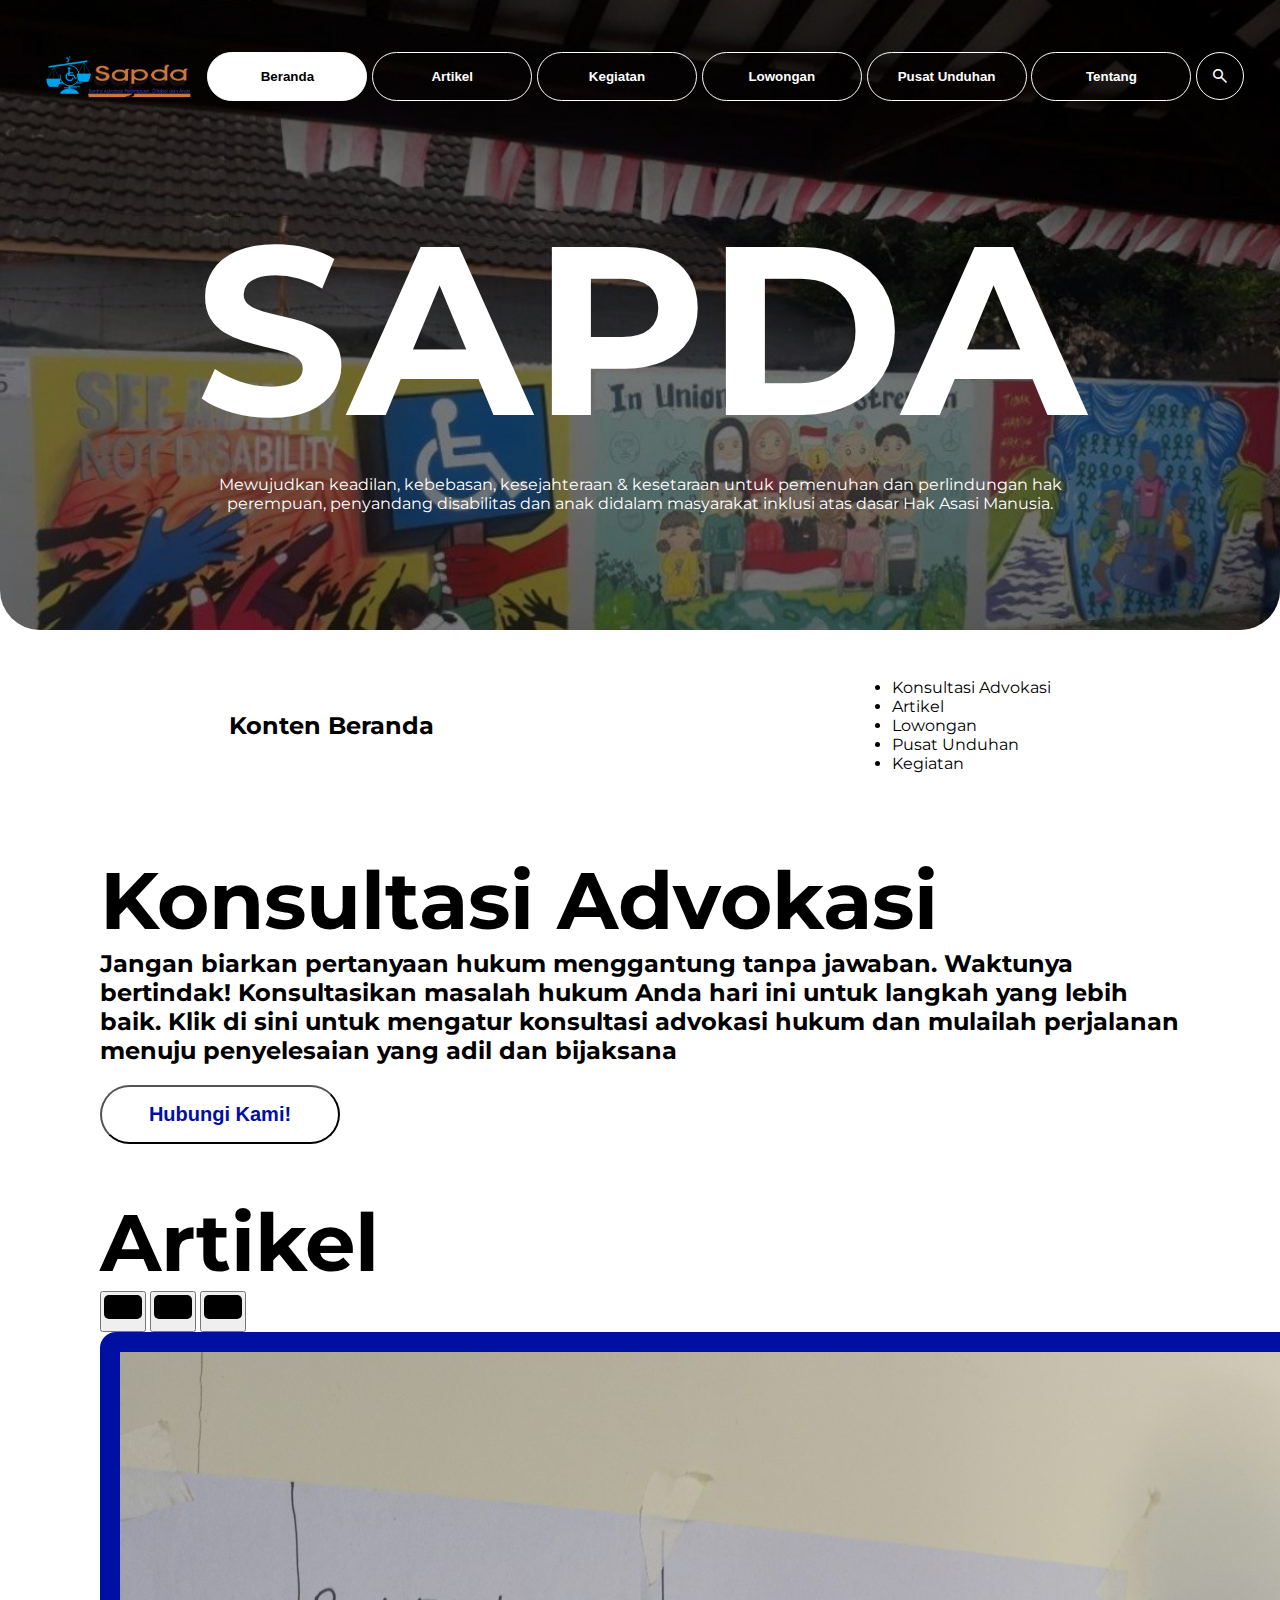
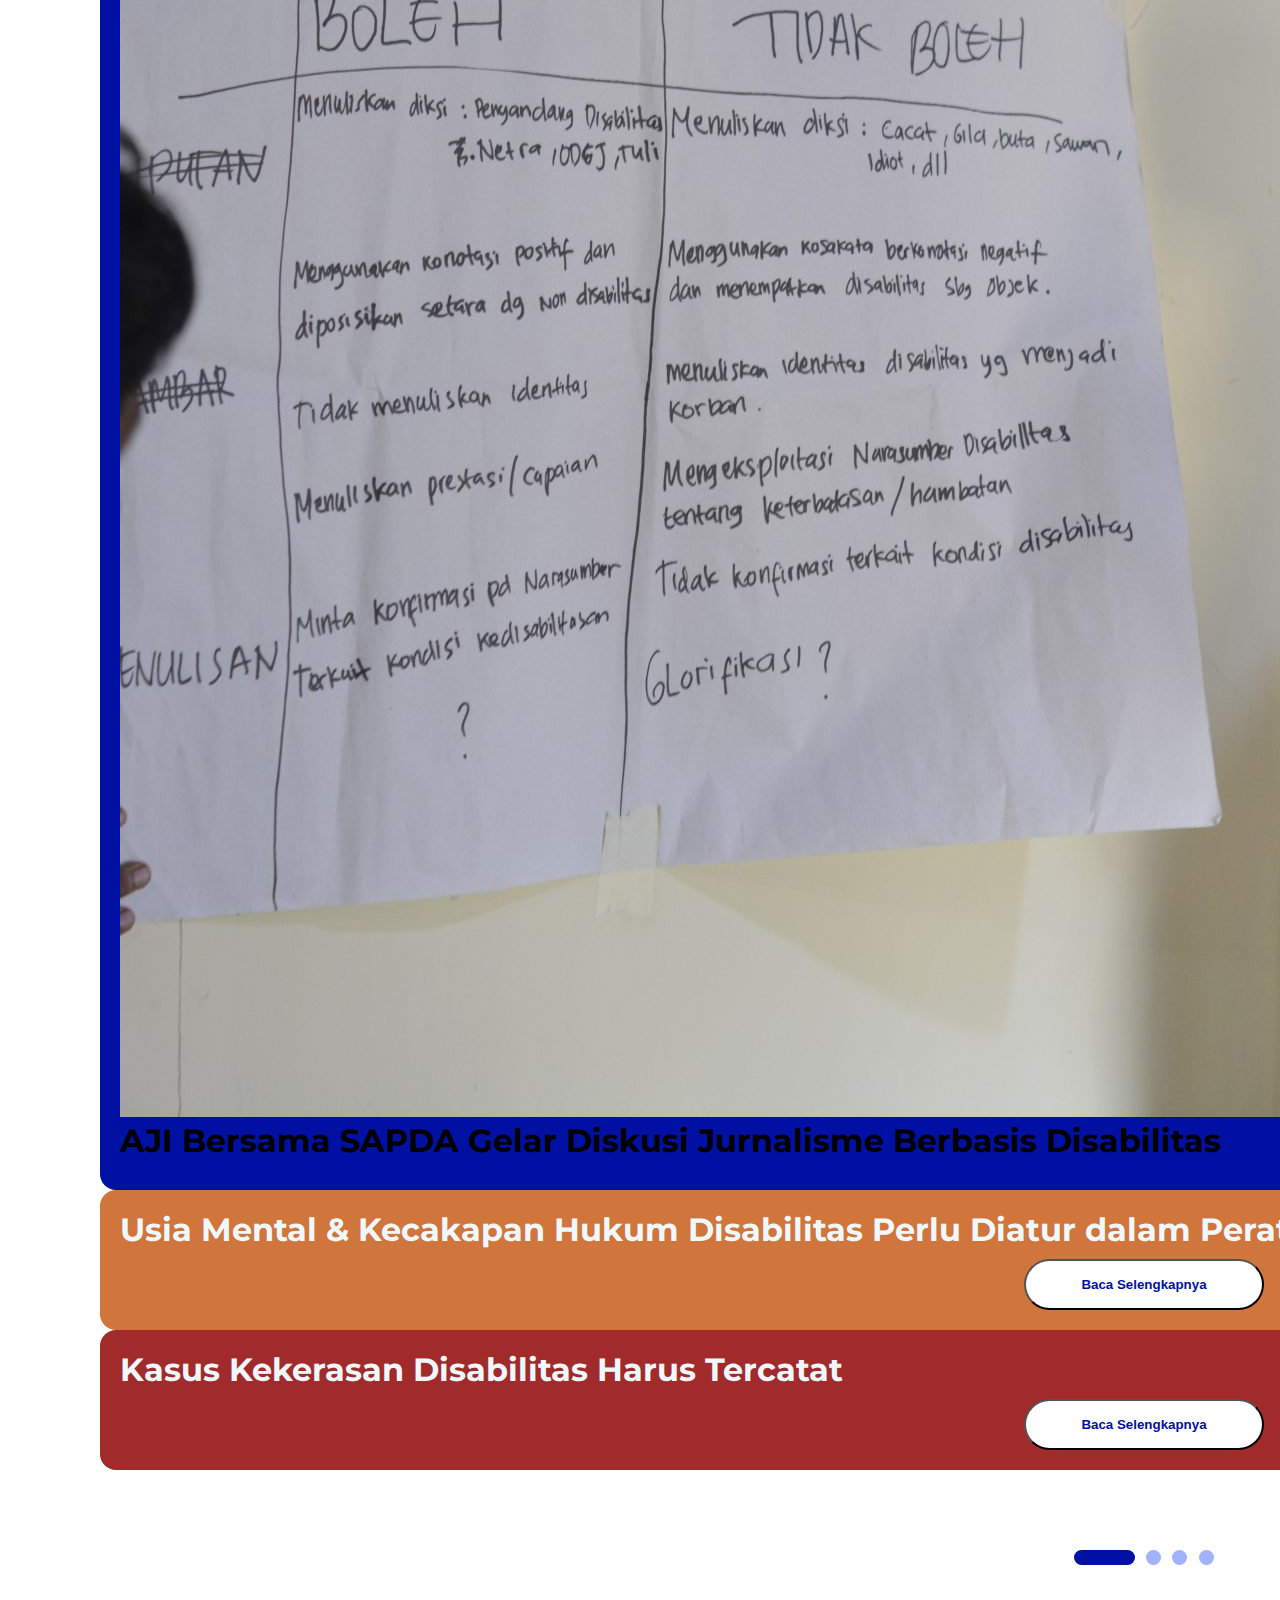
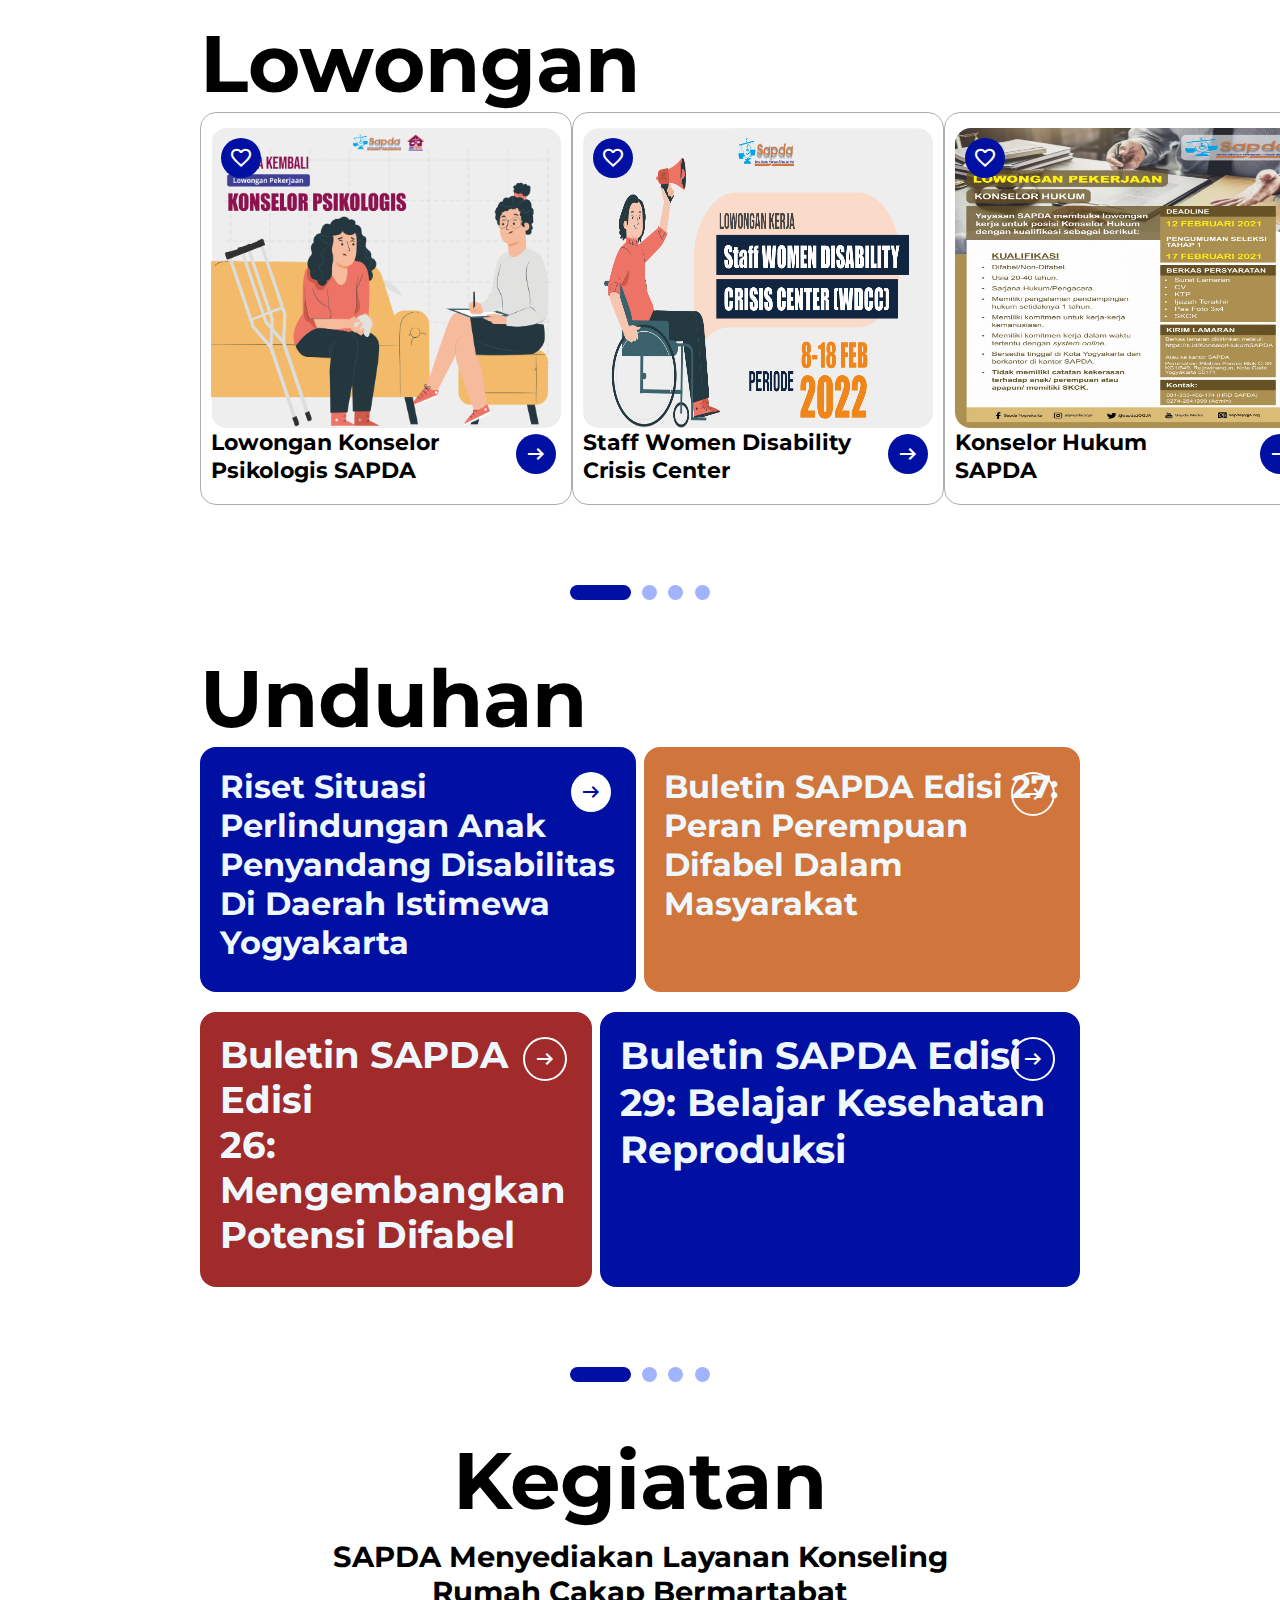
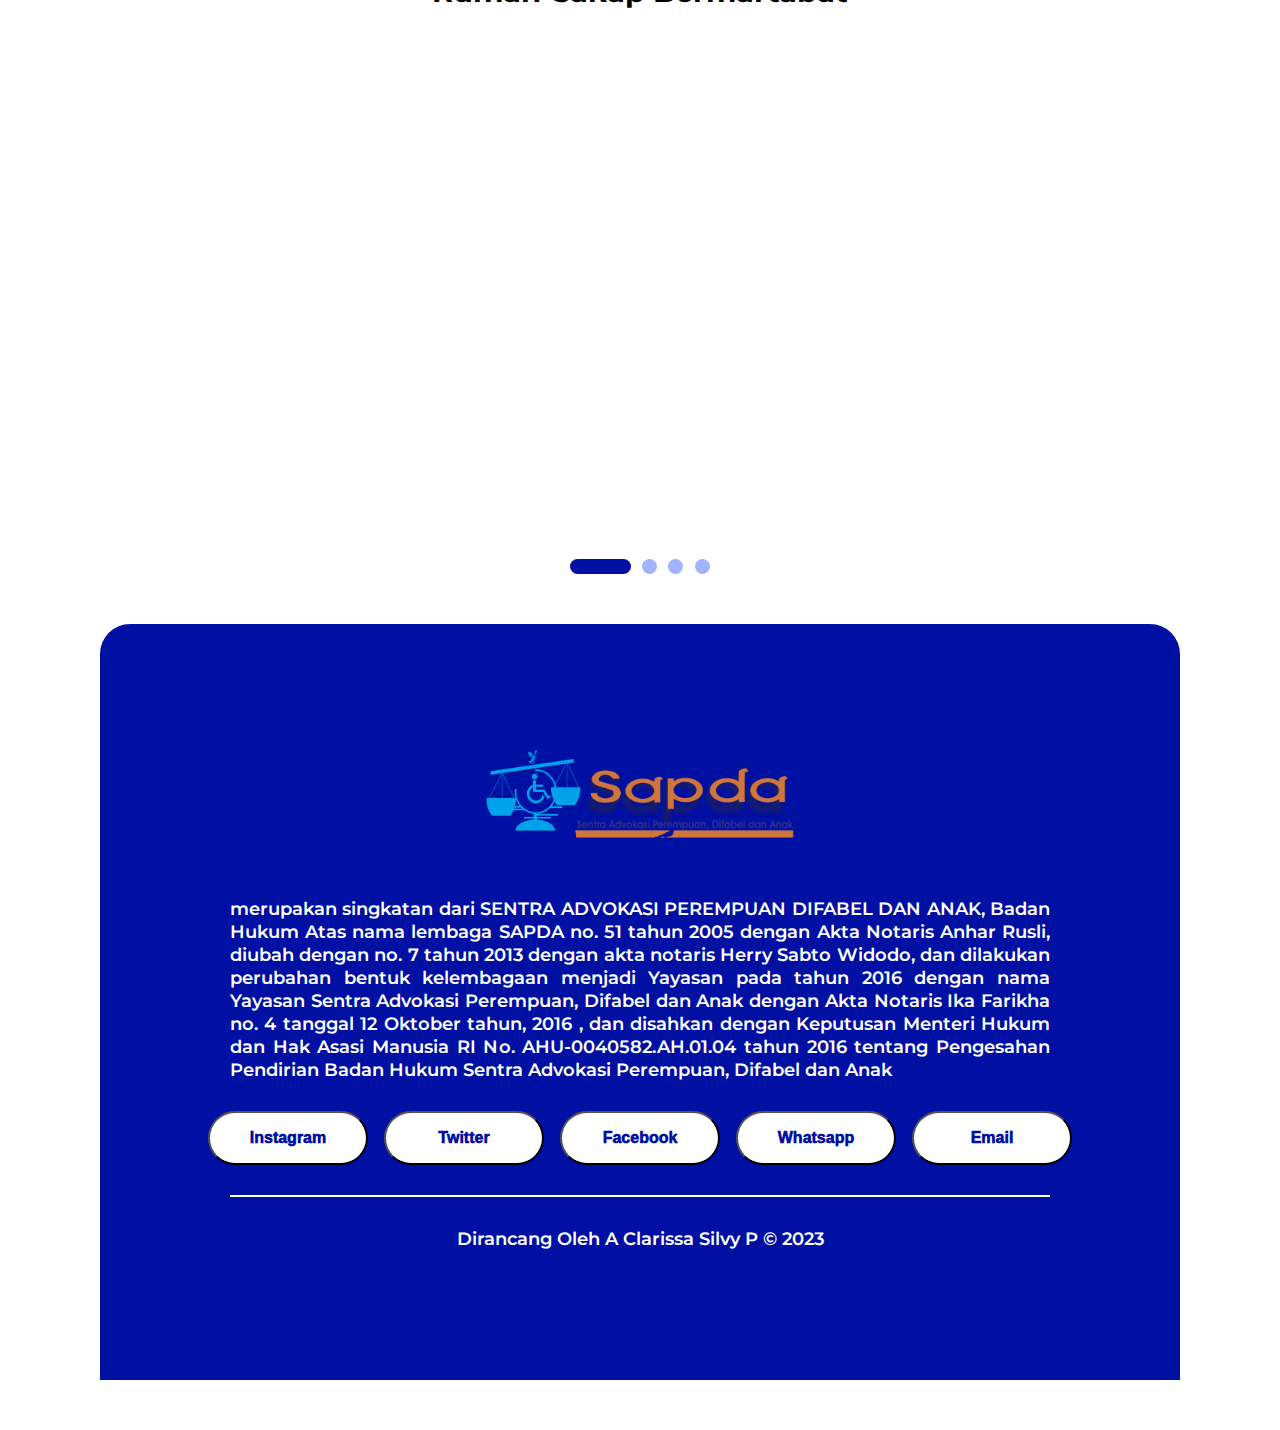
<file: index.html>
<!DOCTYPE html>
<html lang="id">
  <head>
    <meta charset="utf-8" />
    <meta name="viewport" content="initial-scale=1, width=device-width" />
    <title>Beranda</title>
    <link rel="stylesheet" href="./global.css" />
    <link rel="stylesheet" href="./index.css" />
    <link
      rel="stylesheet"
      href="https://fonts.googleapis.com/css2?family=Open Sans:wght@700;800&display=swap"
    />
    <link
      rel="stylesheet"
      href="https://fonts.googleapis.com/css2?family=Poppins:wght@400;700;800&display=swap"
    />
    <link
      rel="stylesheet"
      href="https://fonts.googleapis.com/css2?family=Montserrat:wght@600;700&display=swap"
    />
    <link
      rel="stylesheet"
      href="https://fonts.googleapis.com/css2?family=Material+Symbols+Outlined:opsz,wght,FILL,GRAD@20..48,100..700,0..1,-50..200"
    />
  </head>

  <body>
    <div class="landing-page">
      <nav id="desktop-nav">
        <div class="logo"><img src="./img/logo-sapda.png" alt="" /></div>
        <div>
          <div class="nav-links">
            <div class="btn-container">
              <a href="index.html"><button type="button" class="btn btn-color-1">Beranda</button></a>
              <a href="artikel.html"><button type="button" class="btn btn-color-2">Artikel</button></a>
              <a href="kegiatan.html"><button type="button" class="btn btn-color-2">Kegiatan</button></a>
              <a href="lowongan.html"><button type="button" class="btn btn-color-2">Lowongan</button></a>
              <a href="pusat-unduhan.html"><button type="button" class="btn btn-color-2">Pusat Unduhan</button></a>
              <a href="tentang.html"><button type="button" class="btn btn-color-2">Tentang</button></a>
              <a href="#" class="search-icon-frame">
                <span class="material-symbols-outlined small-icon">search</span>
              </a>
            </div>
          </div>
        </div>
      </nav>

      <div class="landing-detail">
        <h1 class="landing-title">SAPDA</h1>
        <p class="landing-description">
          Mewujudkan keadilan, kebebasan, kesejahteraan & kesetaraan untuk
          pemenuhan dan perlindungan hak perempuan, penyandang disabilitas dan
          anak didalam masyarakat inklusi atas dasar Hak Asasi Manusia.
        </p>
      </div>
    </div>
    <br>
    <nav class="box nav-hack sidebar standalone-resource__sidebar " aria-labelledby="sidebar-header">
      <h2 id="sidebar-header" class="box-h ">Konten Beranda</h2>
       
       <div class="box-i">
           <ul>
           <li><a href="#konsul">Konsultasi Advokasi</a></li>
           <li><a href="#artikel">Artikel</a></li>
           <li><a href="#lowongan">Lowongan</a></li>
           <li><a href="#pusat-unduhan">Pusat Unduhan</a></li>
           <li><a href="#kegiatan">Kegiatan</a></li>
           </ul>
       </div>
     </nav>
    
     <div id="artikel" class="artikel-section-1">
      <div class="konsultasi-advokasi">
        <h1 class="title">Konsultasi Advokasi</h1>
        <h2>Jangan biarkan pertanyaan hukum menggantung tanpa jawaban. Waktunya bertindak! Konsultasikan masalah hukum Anda hari ini untuk langkah yang lebih baik. Klik di sini untuk mengatur konsultasi advokasi hukum dan mulailah perjalanan menuju penyelesaian yang adil dan bijaksana</h2>
        <a href="https://api.whatsapp.com/send/?phone=6281327395399&text&type=phone_number&app_absent=0"><button class="btn-3 btn-color-3" style="font-size: 20px; margin-top: 20px; color: #0010A2; text-align: center;">Hubungi Kami!</button></a>
      </div>
      </div>
  

    <div id="artikel" class="artikel-section-1">
      <h1 class="title">Artikel</h1>
      <div class="artikel-container">
        <section id="myCarousel" class="carousel" aria-roledescription="carousel" aria-label="Sorotan Artikel">
          <div class="carousel-inner">
            <div class="controls">
              <button type="button" class="rotation pause" aria-label="Stop automatic slide show">
                <svg width="42" height="34" version="1.1" xmlns="http://www.w3.org/2000/svg">
                  <rect class="background" x="2" y="2" rx="5" ry="5" width="38" height="24"></rect>
                  <rect class="border" x="4" y="4" rx="5" ry="5" width="34" height="20"></rect>
        
                  <polygon class="pause" points="17 8 17 20"></polygon>
        
                  <polygon class="pause" points="24 8 24 20"></polygon>
        
                  <polygon class="play" points="15 8 15 20 27 14"></polygon>
                </svg>
              </button>
        
              <button type="button" class="previous" aria-controls="myCarousel-items" aria-label="Previous Slide">
                <svg width="42" height="34" version="1.1" xmlns="http://www.w3.org/2000/svg">
                  <rect class="background" x="2" y="2" rx="5" ry="5" width="38" height="24"></rect>
                  <rect class="border" x="4" y="4" rx="5" ry="5" width="34" height="20"></rect>
                  <polygon points="9 14 21 8 21 11 33 11 33 17 21 17 21 20"></polygon>
                </svg>
              </button>
        
              <button type="button" class="next" aria-controls="myCarousel-items" aria-label="Next Slide">
                <svg width="42" height="34" version="1.1" xmlns="http://www.w3.org/2000/svg">
                  <rect class="background" x="2" y="2" rx="5" ry="5" width="38" height="24"></rect>
                  <rect class="border" x="4" y="4" rx="5" ry="5" width="34" height="20"></rect>
                  <polygon points="9 11 21 11 21 8 33 14 21 20 21 17 9 17"></polygon>
                </svg>
              </button>
            </div>
        
        <div class="frame-artikel-1 carousel-items" id="myCarousel-items" aria-live="off">
          <div class="carousel-item active" role="group" aria-roledescription="slide" aria-label="1 of 6">
            <div class="carousel-image">
            <a href="article.html"> <img src="img/aji-bersama-sapda.jpg" alt="Salah satu peserta lokakarya, jurnalis dari media Merdeka, sedang mempresentasikan hasil diskusi kelompok">
            </a></div>
            <div class="carousel-caption">
              <h2>
                <a href="article.html" id="carousel-label-5">AJI Bersama SAPDA Gelar Diskusi Jurnalisme Berbasis Disabilitas</a>
              </h2>
            </div>
          </div>
          
        </div>

        <div class="frame-artikel-2">
          <h2>
            Usia Mental & Kecakapan Hukum Disabilitas Perlu Diatur dalam Peraturan Mahkamah Agung
          </h2>
          <div class="btn-container">
            <button type="button" class="btn-3 btn-color-3">
              Baca Selengkapnya
            </button>
          </div>
        </div>

        <div class="frame-artikel-3">
          <h2>Kasus Kekerasan Disabilitas Harus Tercatat</h2>
          <div class="btn-container">
            <button type="button" class="btn-3 btn-color-3">
              Baca Selengkapnya
            </button>
          </div>
        </div>
      </div>

      <div class="dots">
        <div class="dots-child"></div>
        <div class="dots-item"></div>
        <div class="dots-item"></div>
        <div class="dots-item"></div>
      </div>
    </div>

    <div id="lowongan" class="artikel-section-1">
      <h1 class="title">Lowongan</h1>

      <div class="artikel-container">
        <div class="frame-lowongan">
          <div class="frame-img">
            <img
              class="lowongan-img"
              alt=""
              src="./img/Lowongan-Konselor-Psikologi.png"
            />
            <div class="icon-outlined-action-mai-wrapper">
              <span class="material-symbols-outlined">favorite</span>
            </div>
          </div>

          <h2 class="lowongan-title">
            Lowongan Konselor <br />
            Psikologis SAPDA
          </h2>
          <div class="ui-iconarrow-downlight-wrapper">
            <span class="material-symbols-outlined">arrow_right_alt</span>
          </div>
        </div>

        <div class="frame-lowongan">
          <div class="frame-img">
            <img
              class="lowongan-img"
              alt=""
              src="./img/Lowongan-Staff-WDCC.png"
            />
            <div class="icon-outlined-action-mai-wrapper">
              <span class="material-symbols-outlined">favorite</span>
            </div>
          </div>
          <h2 class="lowongan-title">
            Staff Women Disability <br />
            Crisis Center
          </h2>
          <div class="ui-iconarrow-downlight-wrapper">
            <span class="material-symbols-outlined">arrow_right_alt</span>
          </div>
        </div>

        <div class="frame-lowongan">
          <div class="frame-img">
            <img
              class="lowongan-img"
              alt=""
              src="./img/Lowongan-Konselor-Hukum.jpg"
            />
            <div class="icon-outlined-action-mai-wrapper">
              <span class="material-symbols-outlined">favorite</span>
            </div>
          </div>
          <h2 class="lowongan-title">
            Konselor Hukum <br />
            SAPDA
          </h2>
          <div class="ui-iconarrow-downlight-wrapper">
            <span class="material-symbols-outlined">arrow_right_alt</span>
          </div>
        </div>
      </div>
      <div class="dots">
        <div class="dots-child"></div>
        <div class="dots-item"></div>
        <div class="dots-item"></div>
        <div class="dots-item"></div>
      </div>
    </div>

    <div id="pusat-unduhan" class="unduhan-section">
      <h1 class="title-unduhan">Unduhan</h1>
      <div class="unduhan-container">
        <div class="frame-unduhan-1">
          <div class="ui-iconarrow-downlight-wrapper">
            <span class="material-symbols-outlined">arrow_right_alt</span>
          </div>
          <h2>
            Riset Situasi Perlindungan Anak Penyandang Disabilitas Di Daerah
            Istimewa Yogyakarta
          </h2>
        </div>

        <div class="frame-unduhan-2">
          <div class="ui-iconarrow-downlight-wrapper">
            <span class="material-symbols-outlined">arrow_right_alt</span>
          </div>
          <h2>
            Buletin SAPDA Edisi 27: <br />
            Peran Perempuan Difabel Dalam Masyarakat
          </h2>
        </div>
      </div>

      <div class="unduhan-container">
        <div class="frame-unduhan-3">
          <div class="ui-iconarrow-downlight-wrapper">
            <span class="material-symbols-outlined">arrow_right_alt</span>
          </div>
          <h2>
            Buletin SAPDA Edisi <br />
            26: Mengembangkan Potensi Difabel
          </h2>
        </div>

        <div class="frame-unduhan-4">
          <div class="ui-iconarrow-downlight-wrapper">
            <span class="material-symbols-outlined">arrow_right_alt</span>
          </div>
          <h2>Buletin SAPDA Edisi 29: Belajar Kesehatan Reproduksi</h2>
        </div>
      </div>

      <div class="dots">
        <div class="dots-child"></div>
        <div class="dots-item"></div>
        <div class="dots-item"></div>
        <div class="dots-item"></div>
      </div>
    </div>

    <div id="kegiatan" class="kegiatan-section">
      <h1 class="title-kegiatan">Kegiatan</h1>
      <h1 class="description-kegiatan">SAPDA Menyediakan Layanan Konseling <br/> Rumah Cakap Bermartabat</h1>
      <div class="union-parent">
        <iframe class="union-icon" alt="" width="560" height="315" src="https://www.youtube.com/embed/Xzy7h-du8-0?si=iGiLIDfakNlCJfr-" title="YouTube video player" frameborder="0" allow="accelerometer; clipboard-write; encrypted-media; gyroscope; picture-in-picture; web-share" allowfullscreen></iframe>
      </div>


      <div class="dots">
        <div class="dots-child"></div>
        <div class="dots-item"></div>
        <div class="dots-item"></div>
        <div class="dots-item"></div>
      </div>
    </div>

    <footer>
      <div class="footer-section">
        <div class="logo-section">
          <img src="./img/logo-sapda.png" alt="" class="logo-footer" />
        </div>
        <div class="details-footer">
          <p>
            merupakan singkatan dari SENTRA ADVOKASI PEREMPUAN DIFABEL DAN ANAK,
            Badan Hukum Atas nama lembaga SAPDA no. 51 tahun 2005 dengan Akta
            Notaris Anhar Rusli, diubah dengan no. 7 tahun 2013 dengan akta
            notaris Herry Sabto Widodo, dan dilakukan perubahan bentuk
            kelembagaan menjadi Yayasan pada tahun 2016 dengan nama Yayasan
            Sentra Advokasi Perempuan, Difabel dan Anak dengan Akta Notaris Ika
            Farikha no. 4 tanggal 12 Oktober tahun, 2016 , dan disahkan dengan
            Keputusan Menteri Hukum dan Hak Asasi Manusia RI No.
            AHU-0040582.AH.01.04 tahun 2016 tentang Pengesahan Pendirian Badan
            Hukum Sentra Advokasi Perempuan, Difabel dan Anak
          </p>
        </div>
        <div class="social-media">
          <div class="nav-links">
            <div class="btn-container-4">
              <a href="https://instagram.com/sapdajogja?igshid=MzMyNGUyNmU2YQ=="><button type="button" class="btn-4 btn-color-3"style="color: #0010A2; font-size: 16px; font-weight: 1000;">Instagram</button></a>
              <a href="https://twitter.com/SAPDAJogja?t=Vza9XmaU_3tBfgTxZ1lhtA&s=09"><button type="button" class="btn-4 btn-color-3" style="color: #0010A2; font-size: 16px; font-weight: 1000;">Twitter</button></a>
              <a href="https://www.facebook.com/sapdajogja"><button type="button" class="btn-4 btn-color-3" style="color: #0010A2; font-size: 16px; font-weight: 1000;">Facebook</button></a>
              <a href="https://api.whatsapp.com/send/?phone=6281327395399&text&type=phone_number&app_absent=0"><button type="button" class="btn-4 btn-color-3"style="color: #0010A2; font-size: 16px; font-weight: 1000;">Whatsapp</button></a>
              <a href="mailto:info@sapdajogja.org"><button type="button" class="btn-4 btn-color-3" style="color: #0010A2; font-size: 16px; font-weight: 1000;">Email</button></a>
            </div>
          </div>
        </div>
        <div class="frame-child4"></div>
        <p>Dirancang Oleh A Clarissa Silvy P &#169; 2023</p>
      </div>
    </footer>
    <script>
      (function(d){
         var s = d.createElement("script");
         /* uncomment the following line to override default position*/
          s.setAttribute("data-position", 1);
         /* uncomment the following line to override default size (values: small, large)*/
          s.setAttribute("data-size", "large");
         /* uncomment the following line to override default language (e.g., fr, de, es, he, nl, etc.)*/
          s.setAttribute("data-language", "id");
         /* uncomment the following line to override color set via widget (e.g., #053f67)*/
          s.setAttribute("data-color", "#0010A2");
         /* uncomment the following line to override type set via widget (1=person, 2=chair, 3=eye, 4=text)*/
          s.setAttribute("data-type", "1");
          s.setAttribute("data-account", "YgtMui314C");
         s.setAttribute("src", "https://cdn.userway.org/widget.js");
         (d.body || d.head).appendChild(s);})(document)
    </script>

  </body>
</html>
</file>
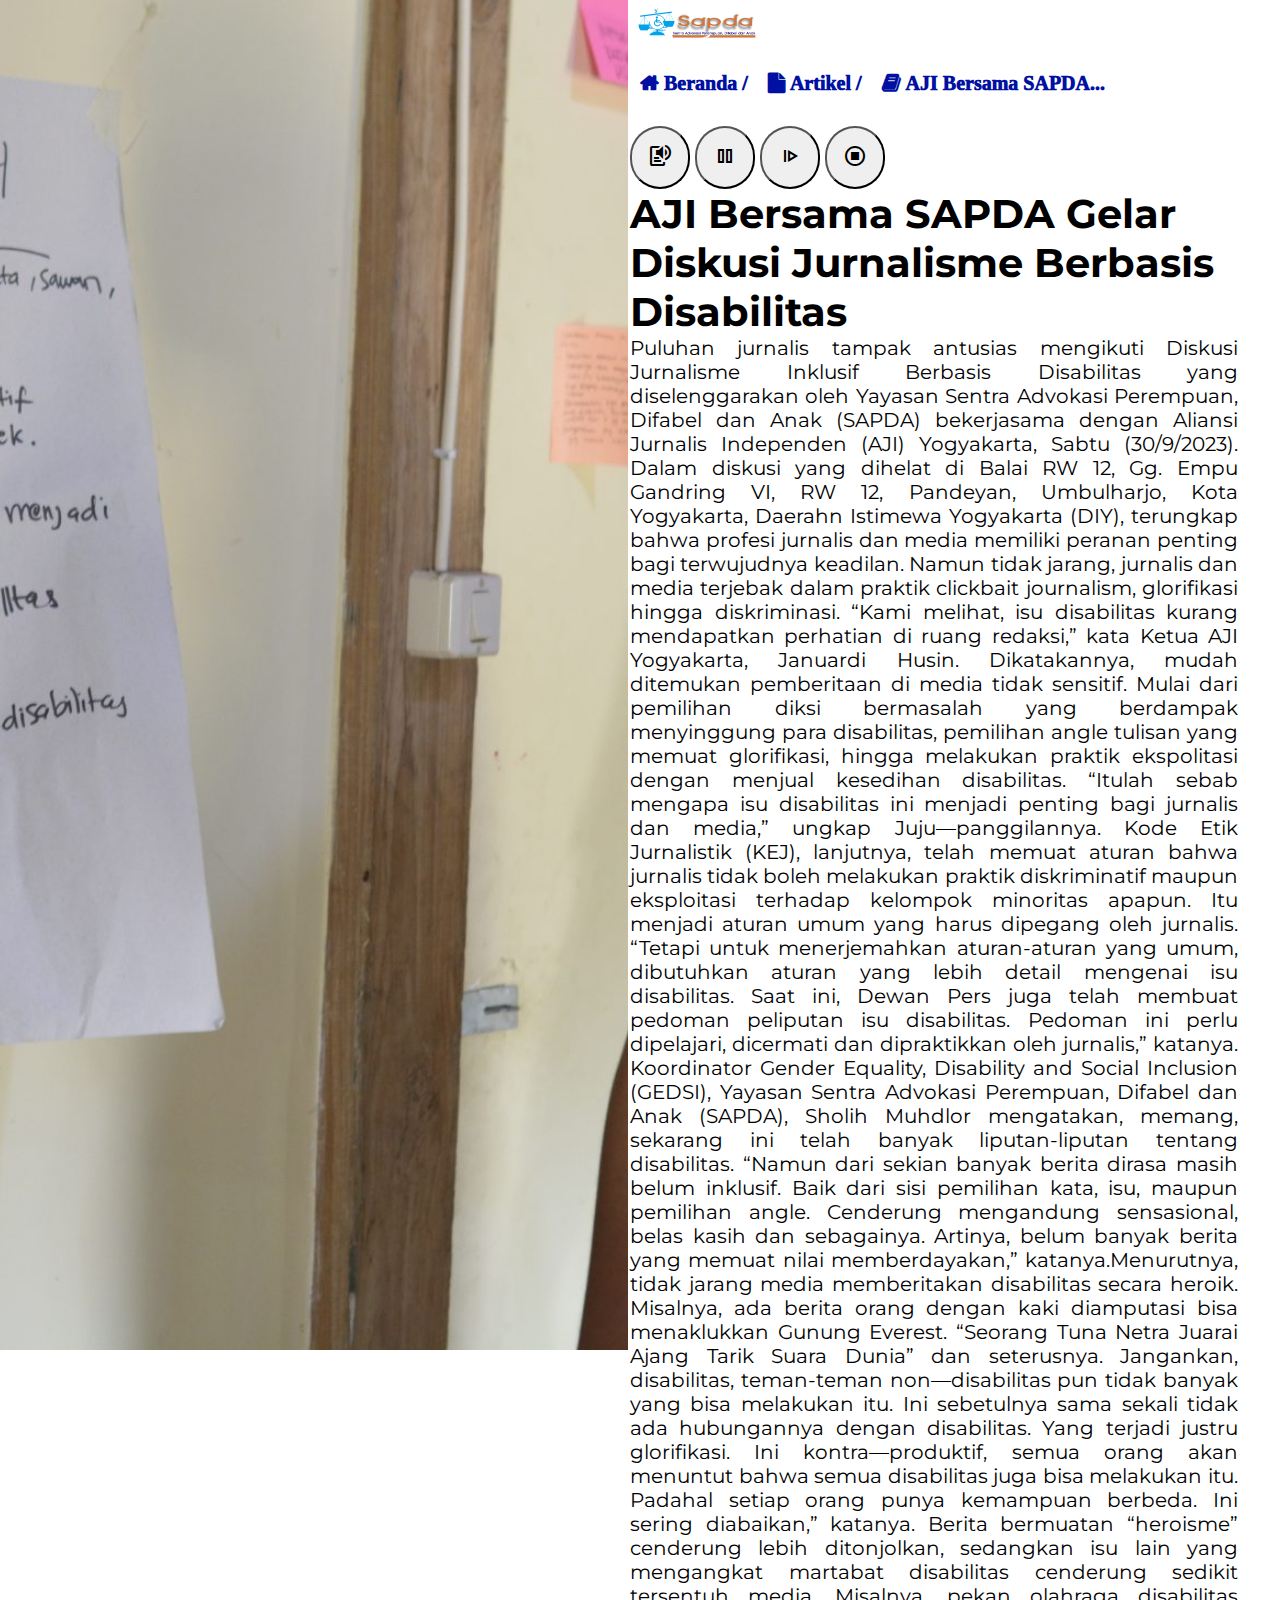
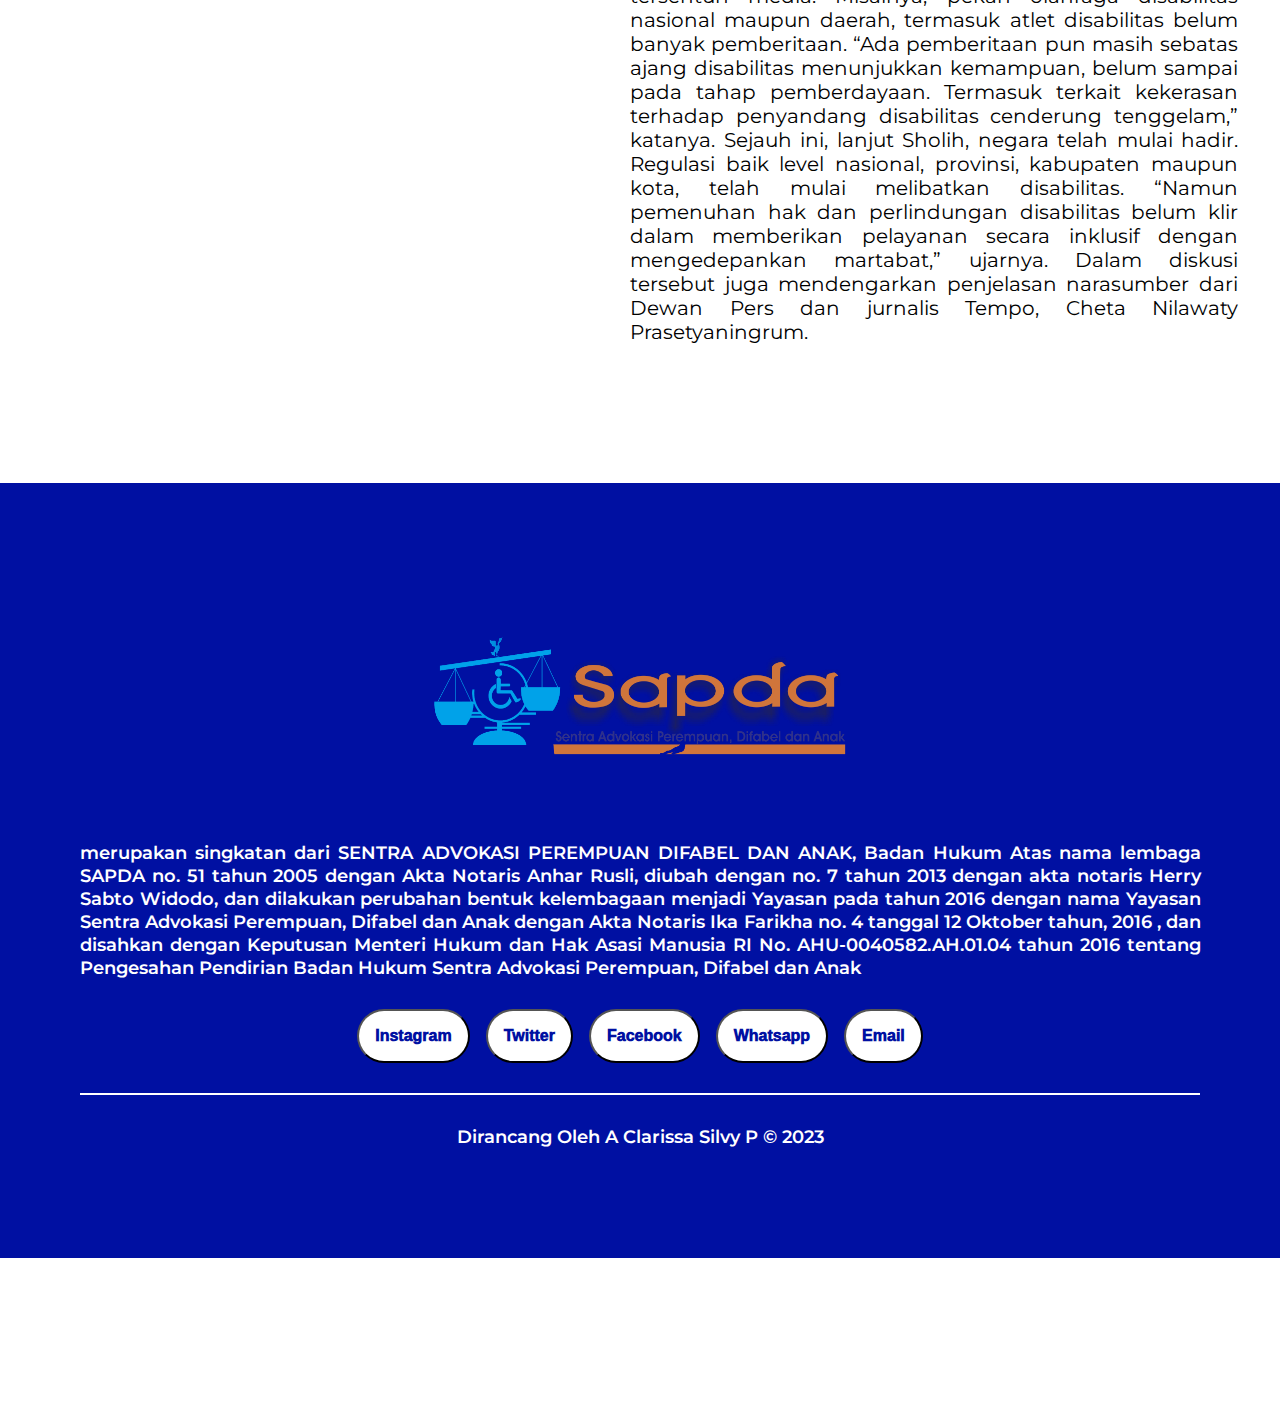
<file: article.html>
<!DOCTYPE html>
<html lang="id">
<head>
    <meta charset="UTF-8">
    <meta name="viewport" content="initial-scale=1, width=device-width">
    <title>AJI Bersama SAPDA Gelar Diskusi Jurnalisme Berbasis Disabilitas</title>
    <link rel="stylesheet" href="./global.css" />
    <link rel="stylesheet" href="./article.css" />
    <link
      rel="stylesheet"
      href="https://fonts.googleapis.com/css2?family=Montserrat:wght@600;700&display=swap"
    />
    <link
      rel="stylesheet"
      href="https://fonts.googleapis.com/css2?family=Open Sans:wght@700;800&display=swap"
    />
    <link
      rel="stylesheet"
      href="https://fonts.googleapis.com/css2?family=Poppins:wght@400;700;800&display=swap"
    />
    <link rel="stylesheet" href="https://fonts.googleapis.com/css2?family=Material+Symbols+Outlined:opsz,wght,FILL,GRAD@20..48,100..700,0..1,-50..200" />
    <link rel="stylesheet" href="https://stackpath.bootstrapcdn.com/font-awesome/4.7.0/css/font-awesome.min.css">
</head>
<body>
    <div class="gambar-heading"><img alt="Salah satu peserta lokakarya, jurnalis dari media Merdeka, sedang mempresentasikan hasil diskusi kelompok" src="img/aji-bersama-sapda.jpg" style="object-fit: cover; width: 60%; height: 1500px;"/><div class="tooltip">ALT<span class="tooltiptext">Salah satu peserta lokakarya, jurnalis dari media Merdeka, sedang mempresentasikan hasil diskusi kelompok</span></div></div>
    <div class="konten"><img src="img/logo-sapda.png" alt="Logo SAPDA" style="width: 134px; height: 46px;"><br>
      <div class="bread-crumbs">
        <ul>
          <li><a href="index.html"><i class="fa fa-home" style="font-size: 20px; font-weight: 1000;"> Beranda / </i></a></li>
          <li><a href="artikel.html"><i class="fa fa-file" style="font-size: 20px; font-weight: 1000;"> Artikel / </i></a></li>
          <li><a href="article.html"><i class="fa fa-book" style="font-size: 20px; font-weight: 1000;"> AJI Bersama SAPDA...</i></a></li>
        </ul>
      </div>
        <button onclick="readParagraph()"><span class="material-symbols-outlined">text_to_speech</span></button>
        <button onclick="pauseSpeech()"><span class="material-symbols-outlined">pause</span></button>
        <button onclick="resumeSpeech()"><span class="material-symbols-outlined">resume</span></button>
        <button onclick="stopSpeech()"><span class="material-symbols-outlined">stop_circle</span></button>
        <h1>AJI Bersama SAPDA Gelar Diskusi Jurnalisme Berbasis Disabilitas</h1>
        <p id="paragraphToRead";>
            Puluhan jurnalis tampak antusias mengikuti Diskusi Jurnalisme Inklusif Berbasis Disabilitas yang diselenggarakan oleh Yayasan Sentra Advokasi Perempuan, Difabel dan Anak (SAPDA) bekerjasama dengan Aliansi Jurnalis Independen (AJI) Yogyakarta, Sabtu (30/9/2023). Dalam diskusi yang dihelat di Balai RW 12, Gg. Empu Gandring VI, RW 12, Pandeyan, Umbulharjo, Kota Yogyakarta, Daerahn Istimewa Yogyakarta (DIY), terungkap bahwa profesi jurnalis dan media memiliki peranan penting bagi terwujudnya keadilan. Namun tidak jarang, jurnalis dan media terjebak dalam praktik clickbait journalism, glorifikasi hingga diskriminasi. “Kami melihat, isu disabilitas kurang mendapatkan perhatian di ruang redaksi,” kata Ketua AJI Yogyakarta, Januardi Husin. Dikatakannya, mudah ditemukan pemberitaan di media tidak sensitif. Mulai dari pemilihan diksi bermasalah yang berdampak menyinggung para disabilitas, pemilihan angle tulisan yang memuat glorifikasi, hingga melakukan praktik ekspolitasi dengan menjual kesedihan disabilitas. “Itulah sebab mengapa isu disabilitas ini menjadi penting bagi jurnalis dan media,” ungkap Juju—panggilannya. Kode Etik Jurnalistik (KEJ), lanjutnya, telah memuat aturan bahwa jurnalis tidak boleh melakukan praktik diskriminatif maupun eksploitasi terhadap kelompok minoritas apapun. Itu menjadi aturan umum yang harus dipegang oleh jurnalis. “Tetapi untuk menerjemahkan aturan-aturan yang umum, dibutuhkan aturan yang lebih detail mengenai isu disabilitas. Saat ini, Dewan Pers juga telah membuat pedoman peliputan isu disabilitas. Pedoman ini perlu dipelajari, dicermati dan dipraktikkan oleh jurnalis,” katanya. Koordinator Gender Equality, Disability and Social Inclusion (GEDSI), Yayasan Sentra Advokasi Perempuan, Difabel dan Anak (SAPDA), Sholih Muhdlor mengatakan, memang, sekarang ini telah banyak liputan-liputan tentang disabilitas. “Namun dari sekian banyak berita dirasa masih belum inklusif. Baik dari sisi pemilihan kata, isu, maupun pemilihan angle. Cenderung mengandung sensasional, belas kasih dan sebagainya. Artinya, belum banyak berita yang memuat nilai memberdayakan,” katanya.Menurutnya, tidak jarang media memberitakan disabilitas secara heroik. Misalnya, ada berita orang dengan kaki diamputasi bisa menaklukkan Gunung Everest. “Seorang Tuna Netra Juarai Ajang Tarik Suara Dunia” dan seterusnya. Jangankan, disabilitas, teman-teman non—disabilitas pun tidak banyak yang bisa melakukan itu. Ini sebetulnya sama sekali tidak ada hubungannya dengan disabilitas. Yang terjadi justru glorifikasi. Ini kontra—produktif, semua orang akan menuntut bahwa semua disabilitas juga bisa melakukan itu. Padahal setiap orang punya kemampuan berbeda. Ini sering diabaikan,” katanya. Berita bermuatan “heroisme” cenderung lebih ditonjolkan, sedangkan isu lain yang mengangkat martabat disabilitas cenderung sedikit tersentuh media. Misalnya, pekan olahraga disabilitas nasional maupun daerah, termasuk atlet disabilitas belum banyak pemberitaan. “Ada pemberitaan pun masih sebatas ajang disabilitas menunjukkan kemampuan, belum sampai pada tahap pemberdayaan. Termasuk terkait kekerasan terhadap penyandang disabilitas cenderung tenggelam,” katanya. Sejauh ini, lanjut Sholih, negara telah mulai hadir. Regulasi baik level nasional, provinsi, kabupaten maupun kota, telah mulai melibatkan disabilitas. “Namun pemenuhan hak dan perlindungan disabilitas belum klir dalam memberikan pelayanan secara inklusif dengan mengedepankan martabat,” ujarnya. Dalam diskusi tersebut juga mendengarkan penjelasan narasumber dari Dewan Pers dan jurnalis Tempo, Cheta Nilawaty Prasetyaningrum.
        </p>
    </div>
    <div class="component-1-parent">
      <div class="component-1">
        
        <footer>
          <div class="footer-section">
            <div class="logo-section">
              <img src="./img/logo-sapda.png" alt="" class="logo-footer" />
            </div>
            <div class="details-footer">
              <p>
                merupakan singkatan dari SENTRA ADVOKASI PEREMPUAN DIFABEL DAN ANAK,
                Badan Hukum Atas nama lembaga SAPDA no. 51 tahun 2005 dengan Akta
                Notaris Anhar Rusli, diubah dengan no. 7 tahun 2013 dengan akta
                notaris Herry Sabto Widodo, dan dilakukan perubahan bentuk
                kelembagaan menjadi Yayasan pada tahun 2016 dengan nama Yayasan
                Sentra Advokasi Perempuan, Difabel dan Anak dengan Akta Notaris Ika
                Farikha no. 4 tanggal 12 Oktober tahun, 2016 , dan disahkan dengan
                Keputusan Menteri Hukum dan Hak Asasi Manusia RI No.
                AHU-0040582.AH.01.04 tahun 2016 tentang Pengesahan Pendirian Badan
                Hukum Sentra Advokasi Perempuan, Difabel dan Anak
              </p>
            </div>
            <div class="social-media">
              <div class="nav-links">
                <div class="btn-container-4">
                  <a href="https://instagram.com/sapdajogja?igshid=MzMyNGUyNmU2YQ=="><button type="button" class="btn-4 btn-color-3"style="color: #0010A2; font-size: 16px; font-weight: 1000;">Instagram</button></a>
                  <a href="https://twitter.com/SAPDAJogja?t=Vza9XmaU_3tBfgTxZ1lhtA&s=09"><button type="button" class="btn-4 btn-color-3" style="color: #0010A2; font-size: 16px; font-weight: 1000;">Twitter</button></a>
                  <a href="https://www.facebook.com/sapdajogja"><button type="button" class="btn-4 btn-color-3" style="color: #0010A2; font-size: 16px; font-weight: 1000;">Facebook</button></a>
                  <a href="https://api.whatsapp.com/send/?phone=6281327395399&text&type=phone_number&app_absent=0"><button type="button" class="btn-4 btn-color-3"style="color: #0010A2; font-size: 16px; font-weight: 1000;">Whatsapp</button></a>
                  <a href="mailto:info@sapdajogja.org"><button type="button" class="btn-4 btn-color-3" style="color: #0010A2; font-size: 16px; font-weight: 1000;">Email</button></a>
                </div>
              </div>
            </div>
            <div class="frame-child4"></div>
            <p>Dirancang Oleh A Clarissa Silvy P &#169; 2023</p>
          </div>
        </footer>
    </div>
  </div>
<script>
    var synthesis = window.speechSynthesis;
    var utterance;
    var words;
    var index = 0;
    var isPaused = false;

    function readParagraph() {
        // Reset the index and pause flag
        index = 0;
        isPaused = false;

        

        var paragraph = document.getElementById('paragraphToRead').innerText;
        words = paragraph.split(/\s+/);

        // Create spans for each word
        var wordContainer = document.createElement('div');
        wordContainer.id = 'wordContainer';
        words.forEach(function (word, i) {
            var span = document.createElement('span');
            span.id = 'word' + i;
            span.textContent = word + ' ';
            wordContainer.appendChild(span);
        });

        // Append the word container to the body
        document.body.appendChild(wordContainer);

        // Create and speak the utterance
        utterance = new SpeechSynthesisUtterance(paragraph);
        utterance.lang = 'id-ID'; // Set Bahasa Indonesia language

        

        utterance.onpause = function () {
            isPaused = true;
        };

        utterance.onresume = function () {
            isPaused = false;
        };

        utterance.onend = function () {

        };

        // Speak the paragraph
        synthesis.speak(utterance);
    }



                // Move to the next word
                index++;


    function pauseSpeech() {
        synthesis.pause();
    }

    function resumeSpeech() {
        synthesis.resume();
    }

    function stopSpeech() {
        synthesis.cancel();

    }

</script>
<script>
  (function(d){
     var s = d.createElement("script");
     /* uncomment the following line to override default position*/
      s.setAttribute("data-position", 1);
     /* uncomment the following line to override default size (values: small, large)*/
      s.setAttribute("data-size", "large");
     /* uncomment the following line to override default language (e.g., fr, de, es, he, nl, etc.)*/
      s.setAttribute("data-language", "id");
     /* uncomment the following line to override color set via widget (e.g., #053f67)*/
      s.setAttribute("data-color", "#0010A2");
     /* uncomment the following line to override type set via widget (1=person, 2=chair, 3=eye, 4=text)*/
      s.setAttribute("data-type", "1");
      s.setAttribute("data-account", "YgtMui314C");
     s.setAttribute("src", "https://cdn.userway.org/widget.js");
     (d.body || d.head).appendChild(s);})(document)
</script>
</body>
</html>
</file>
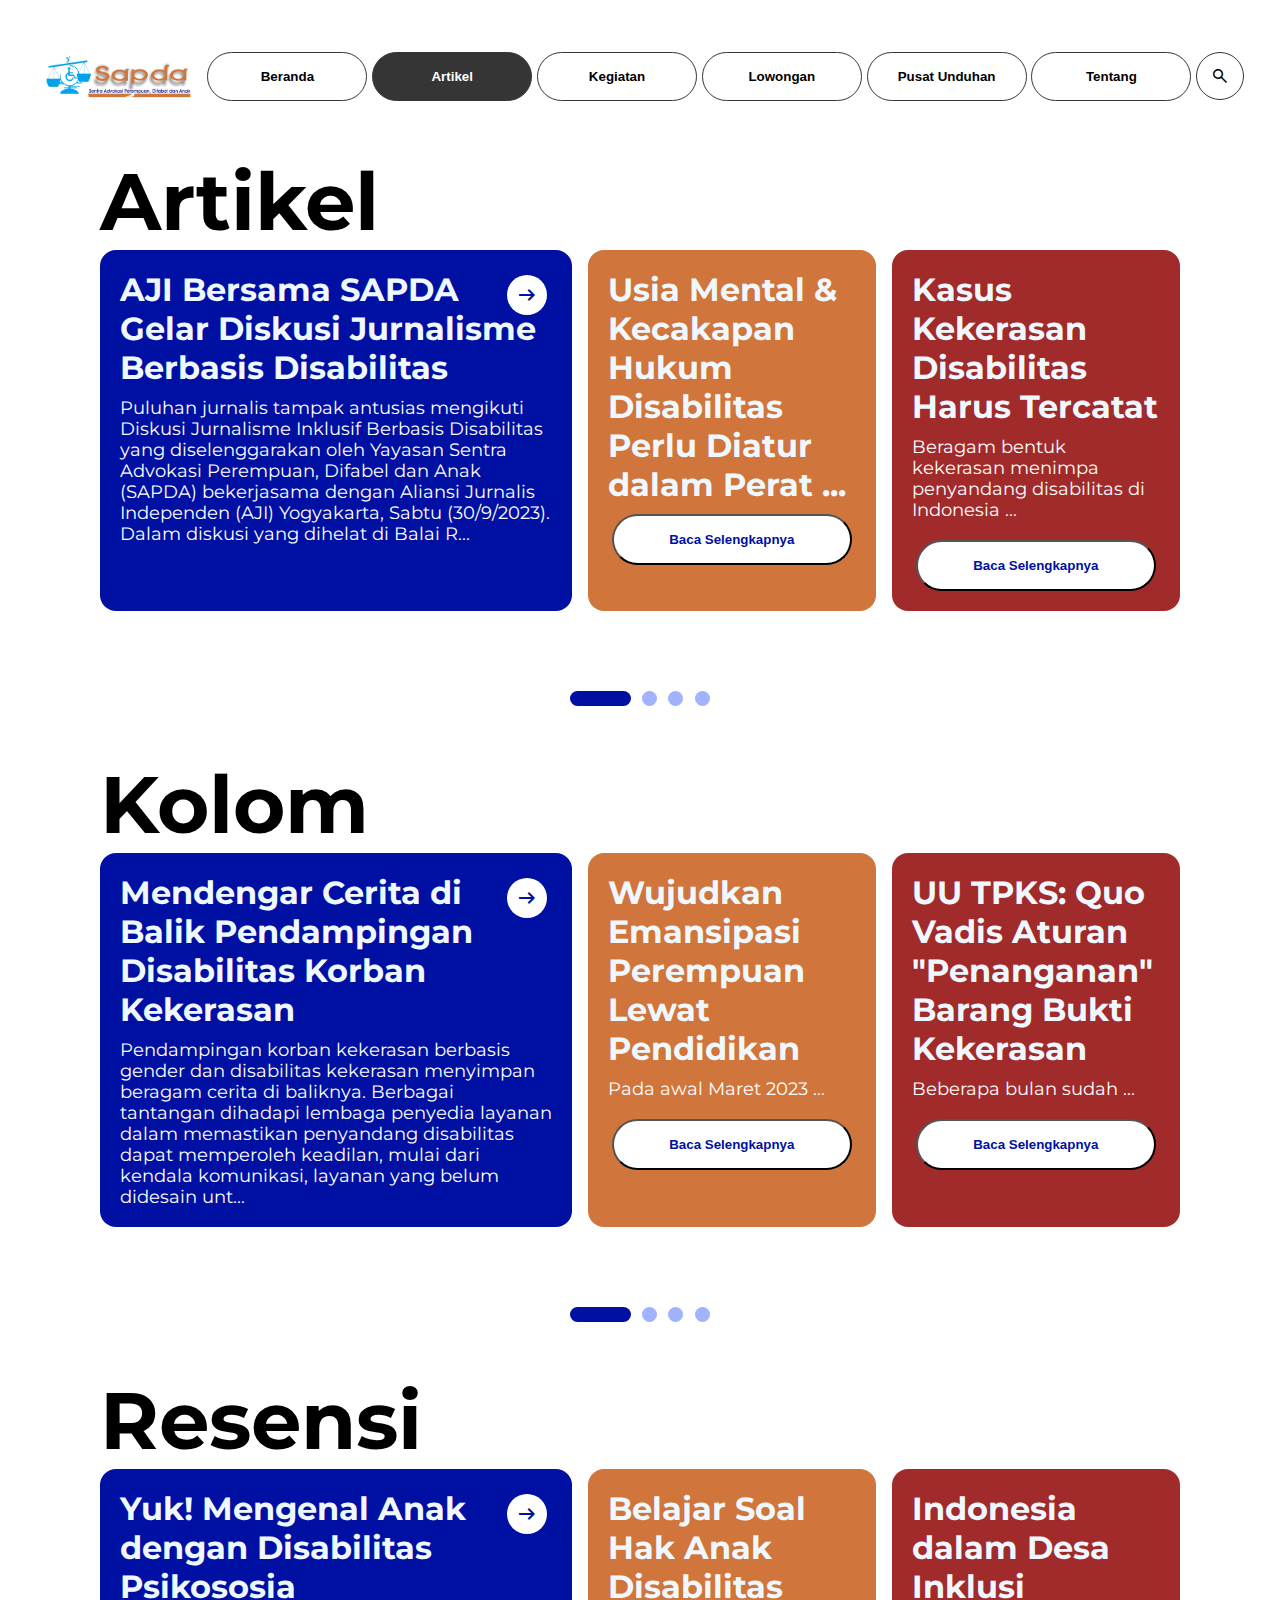
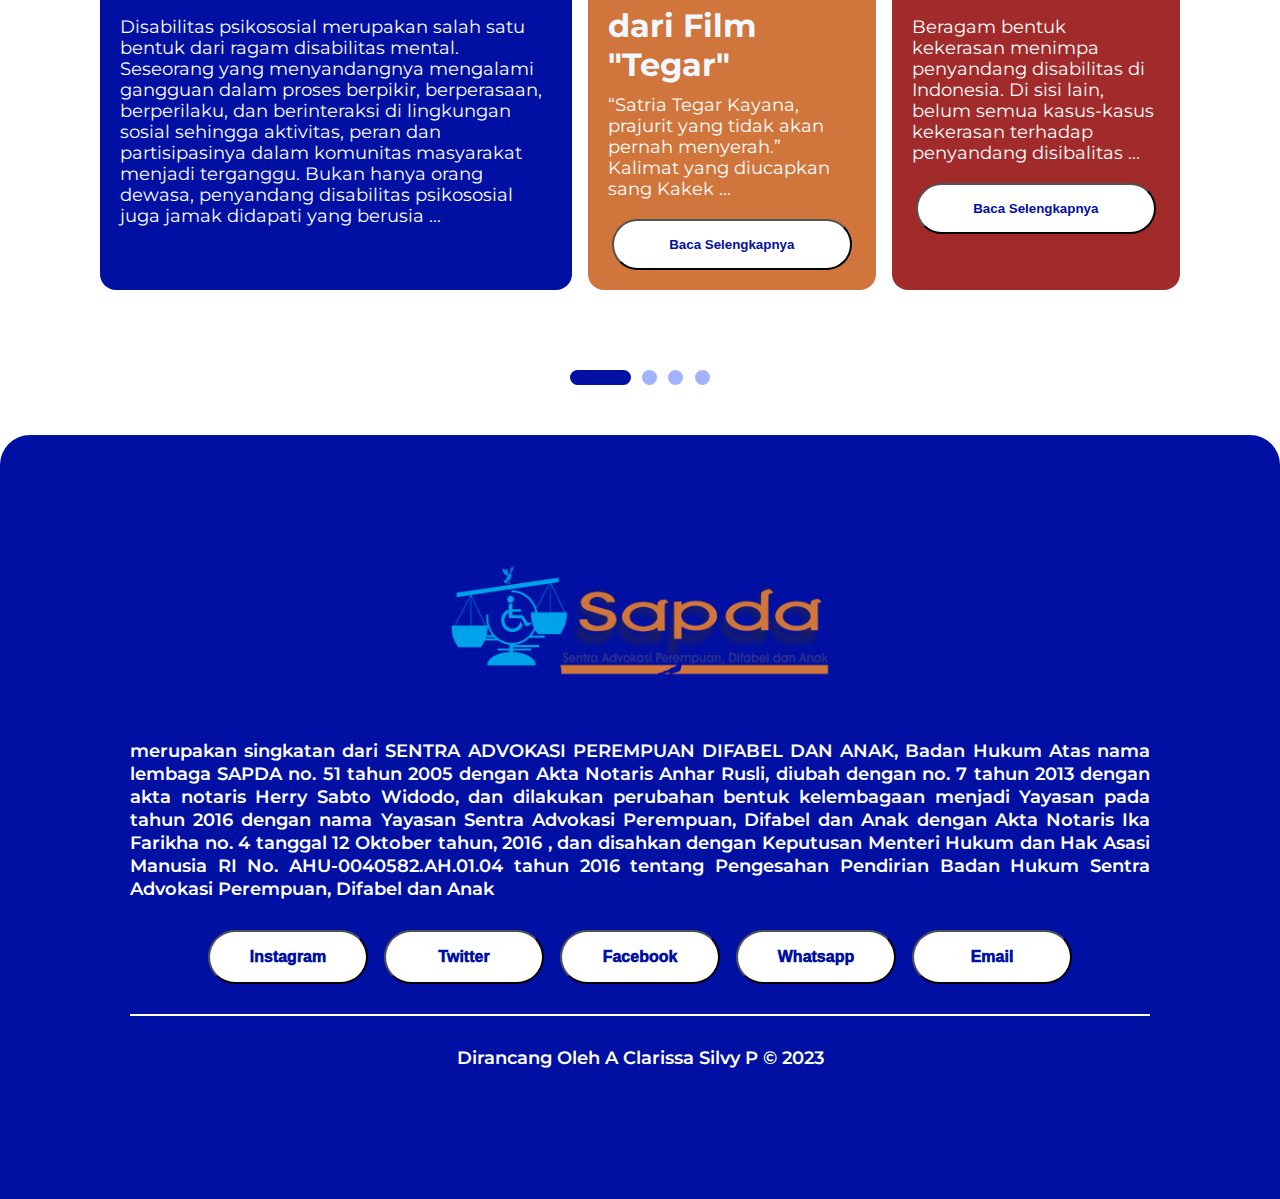
<file: artikel.html>
<!DOCTYPE html>
<html lang="id">
  <head>
    <meta charset="utf-8" />
    <meta name="viewport" content="initial-scale=1, width=device-width" />
    <title>Artikel</title>
    <link rel="stylesheet" href="./global.css" />
    <link rel="stylesheet" href="./artikel.css" />
    <link
      rel="stylesheet"
      href="https://fonts.googleapis.com/css2?family=Open Sans:wght@700;800&display=swap"
    />
    <link
      rel="stylesheet"
      href="https://fonts.googleapis.com/css2?family=Poppins:wght@400;700;800&display=swap"
    />
    <link
      rel="stylesheet"
      href="https://fonts.googleapis.com/css2?family=Montserrat:wght@600;700&display=swap"
    />
    <link
      rel="stylesheet"
      href="https://fonts.googleapis.com/css2?family=Material+Symbols+Outlined:opsz,wght,FILL,GRAD@20..48,100..700,0..1,-50..200"
    />
  </head>

  <body>
    <nav id="desktop-nav">
      <div class="logo"><img src="./img/logo-sapda.png" alt="" /></div>
      <div>
        <div class="nav-links">
          <div class="btn-container">
            <a href="index.html"><button type="button" class="btn btn-color-2">Beranda</button></a>
            <a href="artikel.html"><button type="button" class="btn btn-color-1">Artikel</button></a>
            <a href="kegiatan.html"><button type="button" class="btn btn-color-2">Kegiatan</button></a>
            <a href="lowongan.html"><button type="button" class="btn btn-color-2">Lowongan</button></a>
            <a href="pusat-unduhan.html"><button type="button" class="btn btn-color-2">Pusat Unduhan</button></a>
            <a href="tentang.html"><button type="button" class="btn btn-color-2">Tentang</button></a>
            <a href="#" class="search-icon-frame">
              <span class="material-symbols-outlined small-icon">search</span>
            </a>
          </div>
        </div>
      </div>
    </nav>

    <div id="artikel" class="artikel-section-1">
      <h1 class="title">Artikel</h1>
      <div class="artikel-container">
        <div class="frame-artikel-1">
          <div class="ui-iconarrow-downlight-wrapper">
            <span class="material-symbols-outlined">arrow_right_alt</span>
          </div>
          <h2>
            AJI Bersama SAPDA <br/> Gelar Diskusi Jurnalisme Berbasis Disabilitas
          </h2>
          <p>
            Puluhan jurnalis tampak antusias mengikuti Diskusi Jurnalisme
            Inklusif Berbasis Disabilitas yang diselenggarakan oleh Yayasan
            Sentra Advokasi Perempuan, Difabel dan Anak (SAPDA) bekerjasama
            dengan Aliansi Jurnalis Independen (AJI) Yogyakarta, Sabtu
            (30/9/2023). Dalam diskusi yang dihelat di Balai R...
          </p>
        </div>

        <div class="frame-artikel-2">
          <h2>
            Usia Mental & Kecakapan Hukum Disabilitas Perlu Diatur dalam Perat
            ...
          </h2>
          <div class="btn-container">
            <button type="button" class="btn-3 btn-color-3">
              Baca Selengkapnya
            </button>
          </div>
        </div>

        <div class="frame-artikel-3">
          <h2>Kasus Kekerasan Disabilitas Harus Tercatat</h2>
          <p>
            Beragam bentuk kekerasan menimpa penyandang disabilitas di Indonesia
            ...
          </p>
          <div class="btn-container">
            <button type="button" class="btn-3 btn-color-3">
              Baca Selengkapnya
            </button>
          </div>
        </div>
      </div>

      <div class="dots">
        <div class="dots-child"></div>
        <div class="dots-item"></div>
        <div class="dots-item"></div>
        <div class="dots-item"></div>
      </div>
    </div>

    <div id="kolom" class="artikel-section-1">
      <h1 class="title">Kolom</h1>
      <div class="artikel-container">
        <div class="frame-artikel-1">
          <div class="ui-iconarrow-downlight-wrapper">
            <span class="material-symbols-outlined">arrow_right_alt</span>
          </div>
          <h2>
            Mendengar Cerita di <br/> Balik Pendampingan Disabilitas Korban Kekerasan
          </h2>
          <p>
            Pendampingan korban kekerasan berbasis gender dan disabilitas
            kekerasan menyimpan beragam cerita di baliknya. Berbagai tantangan
            dihadapi lembaga penyedia layanan dalam memastikan penyandang
            disabilitas dapat memperoleh keadilan, mulai dari kendala
            komunikasi, layanan yang belum didesain unt...
          </p>
        </div>

        <div class="frame-artikel-2">
          <h2>Wujudkan Emansipasi Perempuan Lewat Pendidikan</h2>
          <p>Pada awal Maret 2023 ...</p>
          <div class="btn-container">
            <button type="button" class="btn-3 btn-color-3">
              Baca Selengkapnya
            </button>
          </div>
        </div>

        <div class="frame-artikel-3">
          <h2>UU TPKS: Quo Vadis Aturan "Penanganan" Barang Bukti Kekerasan</h2>
          <p>Beberapa bulan sudah ...</p>
          <div class="btn-container">
            <button type="button" class="btn-3 btn-color-3">
              Baca Selengkapnya
            </button>
          </div>
        </div>
      </div>

      <div class="dots">
        <div class="dots-child"></div>
        <div class="dots-item"></div>
        <div class="dots-item"></div>
        <div class="dots-item"></div>
      </div>
    </div>

    <div id="resensi" class="artikel-section-1">
      <h1 class="title">Resensi</h1>
      <div class="artikel-container">
        <div class="frame-artikel-1">
          <div class="ui-iconarrow-downlight-wrapper">
            <span class="material-symbols-outlined">arrow_right_alt</span>
          </div>
          <h2>Yuk! Mengenal Anak dengan Disabilitas Psikososia</h2>
          <p>
            Disabilitas psikososial merupakan salah satu bentuk dari ragam
            disabilitas mental. Seseorang yang menyandangnya mengalami gangguan
            dalam proses berpikir, berperasaan, berperilaku, dan berinteraksi di
            lingkungan sosial sehingga aktivitas, peran dan partisipasinya dalam
            komunitas masyarakat menjadi terganggu. Bukan hanya orang dewasa,
            penyandang disabilitas psikososial juga jamak didapati yang berusia
            ...
          </p>
        </div>

        <div class="frame-artikel-2">
          <h2>Belajar Soal Hak Anak Disabilitas dari Film "Tegar"</h2>
          <p>
            “Satria Tegar Kayana, prajurit yang tidak akan pernah menyerah.”
            Kalimat yang diucapkan sang Kakek ...
          </p>
          <div class="btn-container">
            <button type="button" class="btn-3 btn-color-3">
              Baca Selengkapnya
            </button>
          </div>
        </div>

        <div class="frame-artikel-3">
          <h2>Indonesia dalam Desa Inklusi</h2>
          <p>
            Beragam bentuk kekerasan menimpa penyandang disabilitas di
            Indonesia. Di sisi lain, belum semua kasus-kasus kekerasan terhadap
            penyandang disibalitas ...
          </p>
          <div class="btn-container">
            <button type="button" class="btn-3 btn-color-3">
              Baca Selengkapnya
            </button>
          </div>
        </div>
      </div>

      <div class="dots">
        <div class="dots-child"></div>
        <div class="dots-item"></div>
        <div class="dots-item"></div>
        <div class="dots-item"></div>
      </div>
    </div>

    <footer>
      <div class="footer-section">
        <div class="logo-section">
          <img src="./img/logo-sapda.png" alt="" class="logo-footer" />
        </div>
        <div class="details-footer">
          <p>
            merupakan singkatan dari SENTRA ADVOKASI PEREMPUAN DIFABEL DAN ANAK,
            Badan Hukum Atas nama lembaga SAPDA no. 51 tahun 2005 dengan Akta
            Notaris Anhar Rusli, diubah dengan no. 7 tahun 2013 dengan akta
            notaris Herry Sabto Widodo, dan dilakukan perubahan bentuk
            kelembagaan menjadi Yayasan pada tahun 2016 dengan nama Yayasan
            Sentra Advokasi Perempuan, Difabel dan Anak dengan Akta Notaris Ika
            Farikha no. 4 tanggal 12 Oktober tahun, 2016 , dan disahkan dengan
            Keputusan Menteri Hukum dan Hak Asasi Manusia RI No.
            AHU-0040582.AH.01.04 tahun 2016 tentang Pengesahan Pendirian Badan
            Hukum Sentra Advokasi Perempuan, Difabel dan Anak
          </p>
        </div>
        <div class="social-media">
          <div class="nav-links">
            <div class="btn-container-4">
              <a href="https://instagram.com/sapdajogja?igshid=MzMyNGUyNmU2YQ=="><button type="button" class="btn-4 btn-color-3"style="color: #0010A2; font-size: 16px; font-weight: 1000;">Instagram</button></a>
              <a href="https://twitter.com/SAPDAJogja?t=Vza9XmaU_3tBfgTxZ1lhtA&s=09"><button type="button" class="btn-4 btn-color-3" style="color: #0010A2; font-size: 16px; font-weight: 1000;">Twitter</button></a>
              <a href="https://www.facebook.com/sapdajogja"><button type="button" class="btn-4 btn-color-3" style="color: #0010A2; font-size: 16px; font-weight: 1000;">Facebook</button></a>
              <a href="https://api.whatsapp.com/send/?phone=6281327395399&text&type=phone_number&app_absent=0"><button type="button" class="btn-4 btn-color-3"style="color: #0010A2; font-size: 16px; font-weight: 1000;">Whatsapp</button></a>
              <a href="mailto:info@sapdajogja.org"><button type="button" class="btn-4 btn-color-3" style="color: #0010A2; font-size: 16px; font-weight: 1000;">Email</button></a>
            </div>
          </div>
        </div>
        <div class="frame-child4"></div>
        <p>Dirancang Oleh A Clarissa Silvy P &#169; 2023</p>
      </div>
    </footer>
    <script>
      (function(d){
         var s = d.createElement("script");
         /* uncomment the following line to override default position*/
          s.setAttribute("data-position", 1);
         /* uncomment the following line to override default size (values: small, large)*/
          s.setAttribute("data-size", "large");
         /* uncomment the following line to override default language (e.g., fr, de, es, he, nl, etc.)*/
          s.setAttribute("data-language", "id");
         /* uncomment the following line to override color set via widget (e.g., #053f67)*/
          s.setAttribute("data-color", "#0010A2");
         /* uncomment the following line to override type set via widget (1=person, 2=chair, 3=eye, 4=text)*/
          s.setAttribute("data-type", "1");
          s.setAttribute("data-account", "YgtMui314C");
         s.setAttribute("src", "https://cdn.userway.org/widget.js");
         (d.body || d.head).appendChild(s);})(document)
    </script>
  </body>
</html>
</file>
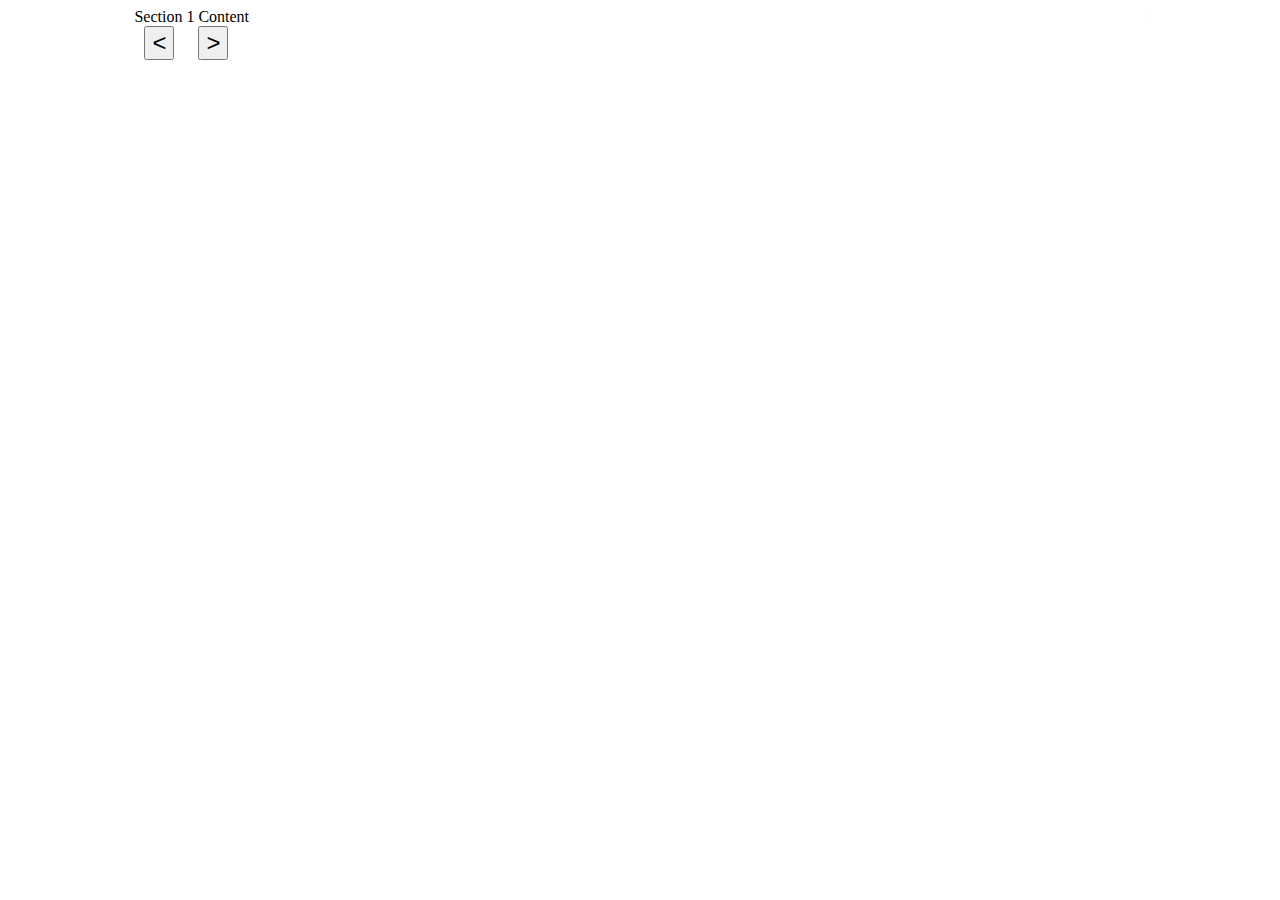
<file: coba.html>
<!DOCTYPE html>
<html lang="en">
<head>
  <meta charset="UTF-8">
  <meta name="viewport" content="width=device-width, initial-scale=1.0">
  <title>Accessible Carousel</title>
  <style>
    #carousel {
      overflow: hidden;
      width: 80%;
      margin: auto;
    }

    #carousel-container {
      display: flex;
      transition: transform 0.5s ease-in-out;
    }

    .carousel-section {
      flex: 0 0 100%;
      box-sizing: border-box;
    }

    #prev, #next {
      cursor: pointer;
      font-size: 24px;
      margin: auto 10px;
    }
  </style>
</head>
<body>

<div id="carousel" role="region" aria-label="Image Carousel" aria-live="polite">
  <div id="carousel-container" role="list">
    <div class="carousel-section" role="listitem">Section 1 Content</div>
    <div class="carousel-section" role="listitem">Section 2 Content</div>
    <div class="carousel-section" role="listitem">Section 3 Content</div>
    <div class="carousel-section" role="listitem">Section 4 Content</div>
    <div class="carousel-section" role="listitem">Section 5 Content</div>
    <div class="carousel-section" role="listitem">Section 6 Content</div>
    <div class="carousel-section" role="listitem">Section 7 Content</div>
    <div class="carousel-section" role="listitem">Section 8 Content</div>
    <div class="carousel-section" role="listitem">Section 9 Content</div>
  </div>
  <button id="prev" onclick="prevSlide()" aria-label="Previous">&lt;</button>
  <button id="next" onclick="nextSlide()" aria-label="Next">&gt;</button>
</div>

<script>
  const container = document.getElementById('carousel-container');
  let currentIndex = 0;

  function nextSlide() {
    currentIndex = (currentIndex + 1) % 9;
    updateCarousel();
  }

  function prevSlide() {
    currentIndex = (currentIndex - 1 + 9) % 9;
    updateCarousel();
  }

  function updateCarousel() {
    container.style.transform = `translateX(${-currentIndex * 100}%)`;
  }
</script>

</body>
</html>
</file>
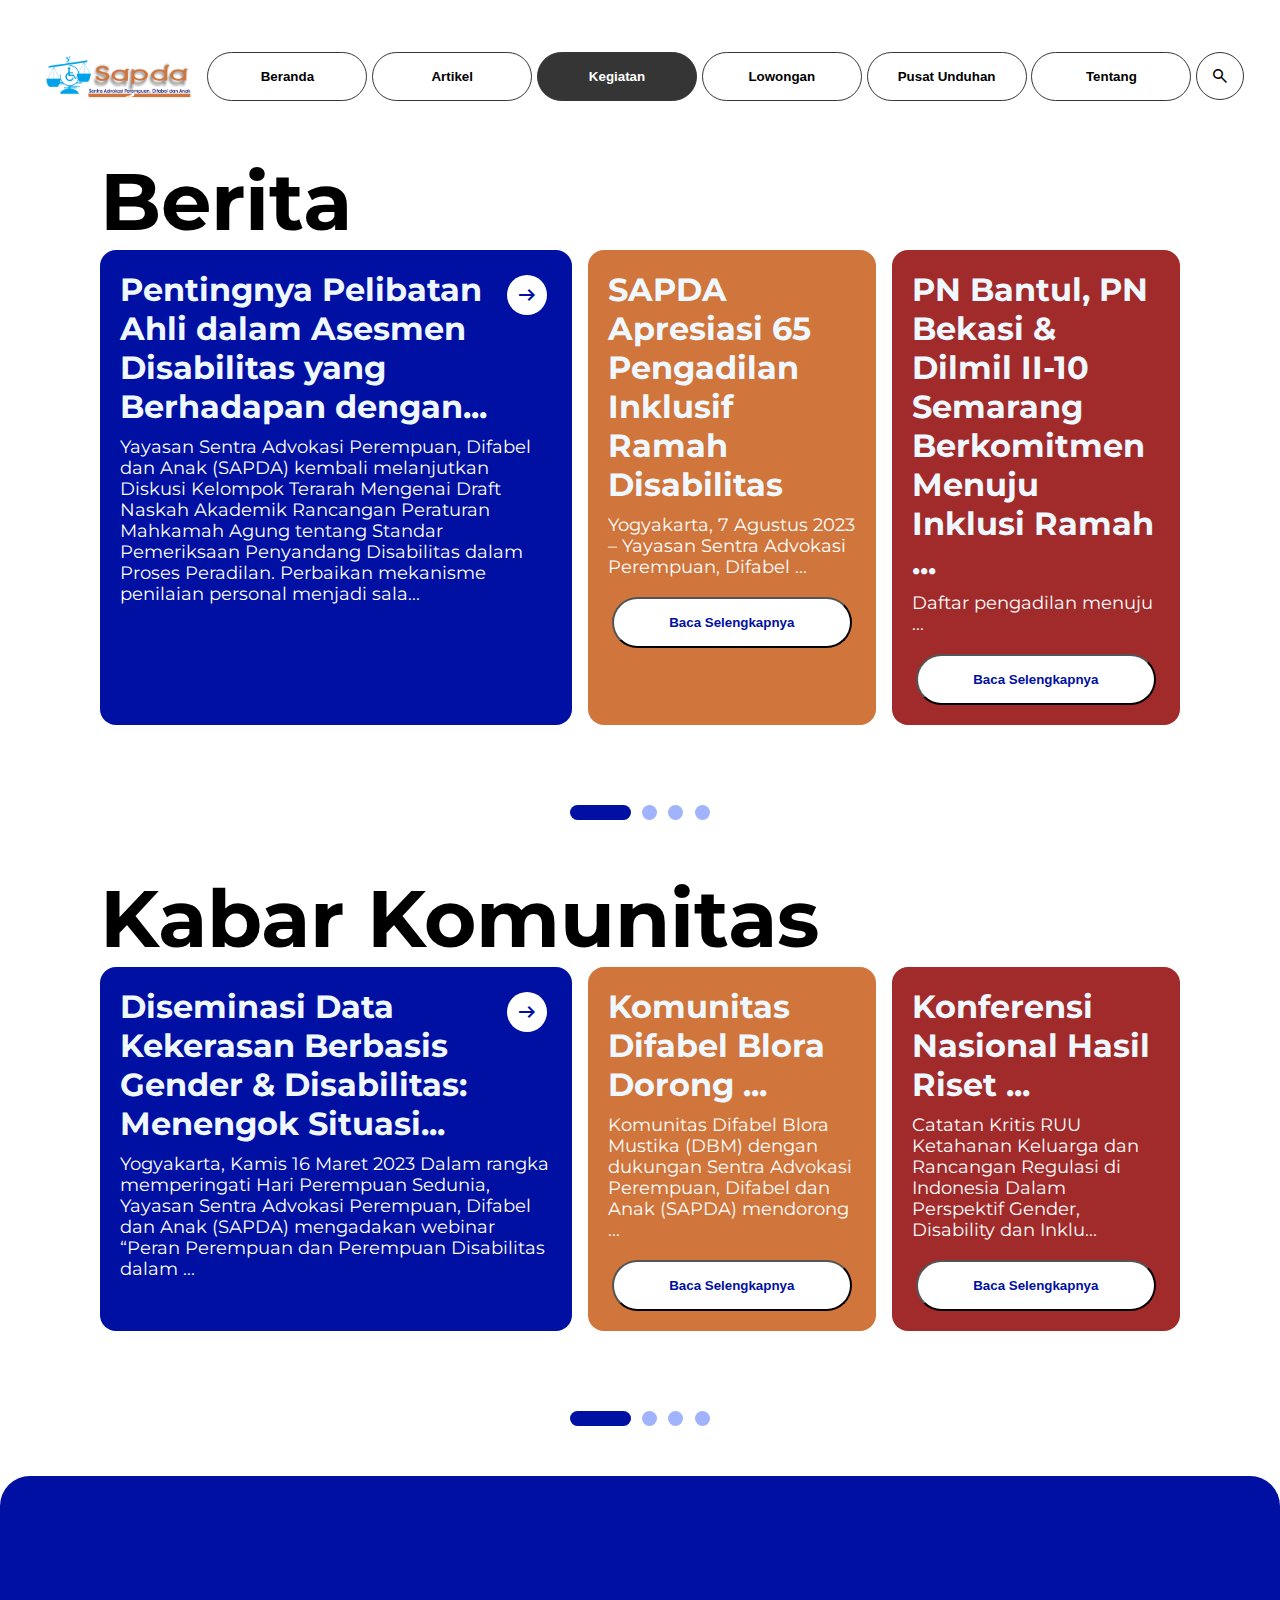
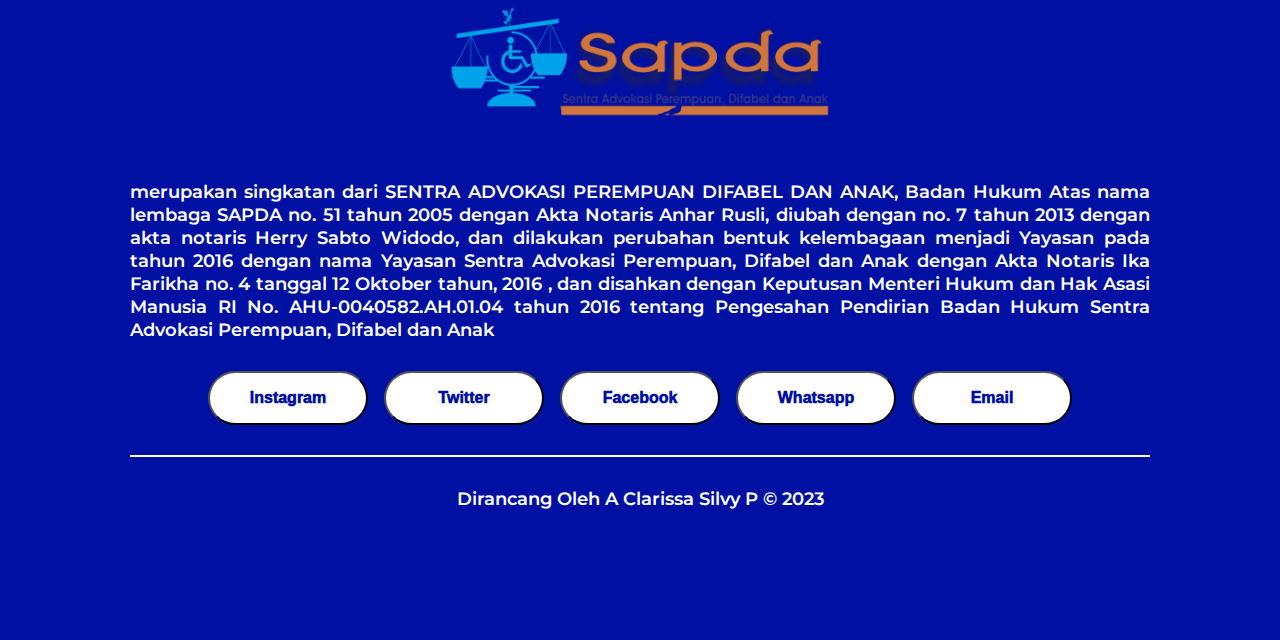
<file: kegiatan.html>
<!DOCTYPE html>
<html lang="id">
  <head>
    <meta charset="utf-8" />
    <meta name="viewport" content="initial-scale=1, width=device-width" />
    <title>Kegiatan</title>
    <link rel="stylesheet" href="./global.css" />
    <link rel="stylesheet" href="./kegiatan.css" />
    <link
      rel="stylesheet"
      href="https://fonts.googleapis.com/css2?family=Open Sans:wght@700;800&display=swap"
    />
    <link
      rel="stylesheet"
      href="https://fonts.googleapis.com/css2?family=Poppins:wght@400;700;800&display=swap"
    />
    <link
      rel="stylesheet"
      href="https://fonts.googleapis.com/css2?family=Montserrat:wght@600;700&display=swap"
    />
    <link
      rel="stylesheet"
      href="https://fonts.googleapis.com/css2?family=Material+Symbols+Outlined:opsz,wght,FILL,GRAD@20..48,100..700,0..1,-50..200"
    />
  </head>

  <body>
    <nav id="desktop-nav">
      <div class="logo"><img src="./img/logo-sapda.png" alt="" /></div>
      <div>
        <div class="nav-links">
          <div class="btn-container">
            <a href="index.html"><button type="button" class="btn btn-color-2">Beranda</button></a>
            <a href="artikel.html"><button type="button" class="btn btn-color-2">Artikel</button></a>
            <a href="kegiatan.html"><button type="button" class="btn btn-color-1">Kegiatan</button></a>
            <a href="lowongan.html"><button type="button" class="btn btn-color-2">Lowongan</button></a>
            <a href="pusat-unduhan.html"><button type="button" class="btn btn-color-2">Pusat Unduhan</button></a>
            <a href="tentang.html"><button type="button" class="btn btn-color-2">Tentang</button></a>
            <a href="#" class="search-icon-frame">
              <span class="material-symbols-outlined small-icon">search</span>
            </a>
          </div>
        </div>
      </div>
    </nav>

    <div id="artikel" class="artikel-section-1">
      <h1 class="title">Berita</h1>
      <div class="artikel-container">
        <div class="frame-artikel-1">
          <div class="ui-iconarrow-downlight-wrapper">
            <span class="material-symbols-outlined">arrow_right_alt</span>
          </div>
          <h2>
            Pentingnya Pelibatan <br/> Ahli dalam Asesmen Disabilitas yang Berhadapan
            dengan...
          </h2>
          <p>
            Yayasan Sentra Advokasi Perempuan, Difabel dan Anak (SAPDA) kembali
            melanjutkan Diskusi Kelompok Terarah Mengenai Draft Naskah Akademik
            Rancangan Peraturan Mahkamah Agung tentang Standar Pemeriksaan
            Penyandang Disabilitas dalam Proses Peradilan. Perbaikan mekanisme
            penilaian personal menjadi sala...
          </p>
        </div>

        <div class="frame-artikel-2">
          <h2>SAPDA Apresiasi 65 Pengadilan Inklusif Ramah Disabilitas</h2>
          <p>
            Yogyakarta, 7 Agustus 2023 – Yayasan Sentra Advokasi Perempuan,
            Difabel ...
          </p>
          <div class="btn-container">
            <button type="button" class="btn-3 btn-color-3">
              Baca Selengkapnya
            </button>
          </div>
        </div>

        <div class="frame-artikel-3">
          <h2>
            PN Bantul, PN Bekasi & Dilmil II-10 Semarang Berkomitmen Menuju
            Inklusi Ramah ...
          </h2>
          <p>Daftar pengadilan menuju ...</p>
          <div class="btn-container">
            <button type="button" class="btn-3 btn-color-3">
              Baca Selengkapnya
            </button>
          </div>
        </div>
      </div>
      <div class="dots">
        <div class="dots-child"></div>
        <div class="dots-item"></div>
        <div class="dots-item"></div>
        <div class="dots-item"></div>
      </div>
    </div>

    <div id="kolom" class="artikel-section-1">
      <h1 class="title">Kabar Komunitas</h1>
      <div class="artikel-container">
        <div class="frame-artikel-1">
          <div class="ui-iconarrow-downlight-wrapper">
            <span class="material-symbols-outlined">arrow_right_alt</span>
          </div>
          <h2>
            Diseminasi Data <br/> Kekerasan Berbasis Gender & Disabilitas: Menengok
            Situasi...
          </h2>
          <p>
            Yogyakarta, Kamis 16 Maret 2023 Dalam rangka memperingati Hari
            Perempuan Sedunia, Yayasan Sentra Advokasi Perempuan, Difabel dan
            Anak (SAPDA) mengadakan webinar “Peran Perempuan dan Perempuan
            Disabilitas dalam ...
          </p>
        </div>

        <div class="frame-artikel-2">
          <h2>Komunitas Difabel Blora Dorong ...</h2>
          <p>Komunitas Difabel Blora Mustika (DBM) dengan dukungan
            Sentra Advokasi Perempuan, Difabel dan Anak (SAPDA)
            mendorong ...</p>
          <div class="btn-container">
            <button type="button" class="btn-3 btn-color-3">
              Baca Selengkapnya
            </button>
          </div>
        </div>

        <div class="frame-artikel-3">
          <h2>Konferensi Nasional Hasil Riset ...</h2>
          <p>Catatan Kritis RUU Ketahanan Keluarga dan Rancangan
            Regulasi di Indonesia Dalam Perspektif Gender, Disability
            dan Inklu...</p>
          <div class="btn-container">
            <button type="button" class="btn-3 btn-color-3">
              Baca Selengkapnya
            </button>
          </div>
        </div>
      </div>
      <div class="dots">
        <div class="dots-child"></div>
        <div class="dots-item"></div>
        <div class="dots-item"></div>
        <div class="dots-item"></div>
      </div>
    </div>

    <footer>
      <div class="footer-section">
        <div class="logo-section">
          <img src="./img/logo-sapda.png" alt="" class="logo-footer" />
        </div>
        <div class="details-footer">
          <p>
            merupakan singkatan dari SENTRA ADVOKASI PEREMPUAN DIFABEL DAN ANAK,
            Badan Hukum Atas nama lembaga SAPDA no. 51 tahun 2005 dengan Akta
            Notaris Anhar Rusli, diubah dengan no. 7 tahun 2013 dengan akta
            notaris Herry Sabto Widodo, dan dilakukan perubahan bentuk
            kelembagaan menjadi Yayasan pada tahun 2016 dengan nama Yayasan
            Sentra Advokasi Perempuan, Difabel dan Anak dengan Akta Notaris Ika
            Farikha no. 4 tanggal 12 Oktober tahun, 2016 , dan disahkan dengan
            Keputusan Menteri Hukum dan Hak Asasi Manusia RI No.
            AHU-0040582.AH.01.04 tahun 2016 tentang Pengesahan Pendirian Badan
            Hukum Sentra Advokasi Perempuan, Difabel dan Anak
          </p>
        </div>
        <div class="social-media">
          <div class="nav-links">
            <div class="btn-container-4">
              <a href="https://instagram.com/sapdajogja?igshid=MzMyNGUyNmU2YQ=="><button type="button" class="btn-4 btn-color-3"style="color: #0010A2; font-size: 16px; font-weight: 1000;">Instagram</button></a>
              <a href="https://twitter.com/SAPDAJogja?t=Vza9XmaU_3tBfgTxZ1lhtA&s=09"><button type="button" class="btn-4 btn-color-3" style="color: #0010A2; font-size: 16px; font-weight: 1000;">Twitter</button></a>
              <a href="https://www.facebook.com/sapdajogja"><button type="button" class="btn-4 btn-color-3" style="color: #0010A2; font-size: 16px; font-weight: 1000;">Facebook</button></a>
              <a href="https://api.whatsapp.com/send/?phone=6281327395399&text&type=phone_number&app_absent=0"><button type="button" class="btn-4 btn-color-3"style="color: #0010A2; font-size: 16px; font-weight: 1000;">Whatsapp</button></a>
              <a href="mailto:info@sapdajogja.org"><button type="button" class="btn-4 btn-color-3" style="color: #0010A2; font-size: 16px; font-weight: 1000;">Email</button></a>
            </div>
          </div>
        </div>
        <div class="frame-child4"></div>
        <p>Dirancang Oleh A Clarissa Silvy P &#169; 2023</p>
      </div>
    </footer>
    <script>
      (function(d){
         var s = d.createElement("script");
         /* uncomment the following line to override default position*/
          s.setAttribute("data-position", 1);
         /* uncomment the following line to override default size (values: small, large)*/
          s.setAttribute("data-size", "large");
         /* uncomment the following line to override default language (e.g., fr, de, es, he, nl, etc.)*/
          s.setAttribute("data-language", "id");
         /* uncomment the following line to override color set via widget (e.g., #053f67)*/
          s.setAttribute("data-color", "#0010A2");
         /* uncomment the following line to override type set via widget (1=person, 2=chair, 3=eye, 4=text)*/
          s.setAttribute("data-type", "1");
          s.setAttribute("data-account", "YgtMui314C");
         s.setAttribute("src", "https://cdn.userway.org/widget.js");
         (d.body || d.head).appendChild(s);})(document)
    </script>
  </body>
</html>
</file>
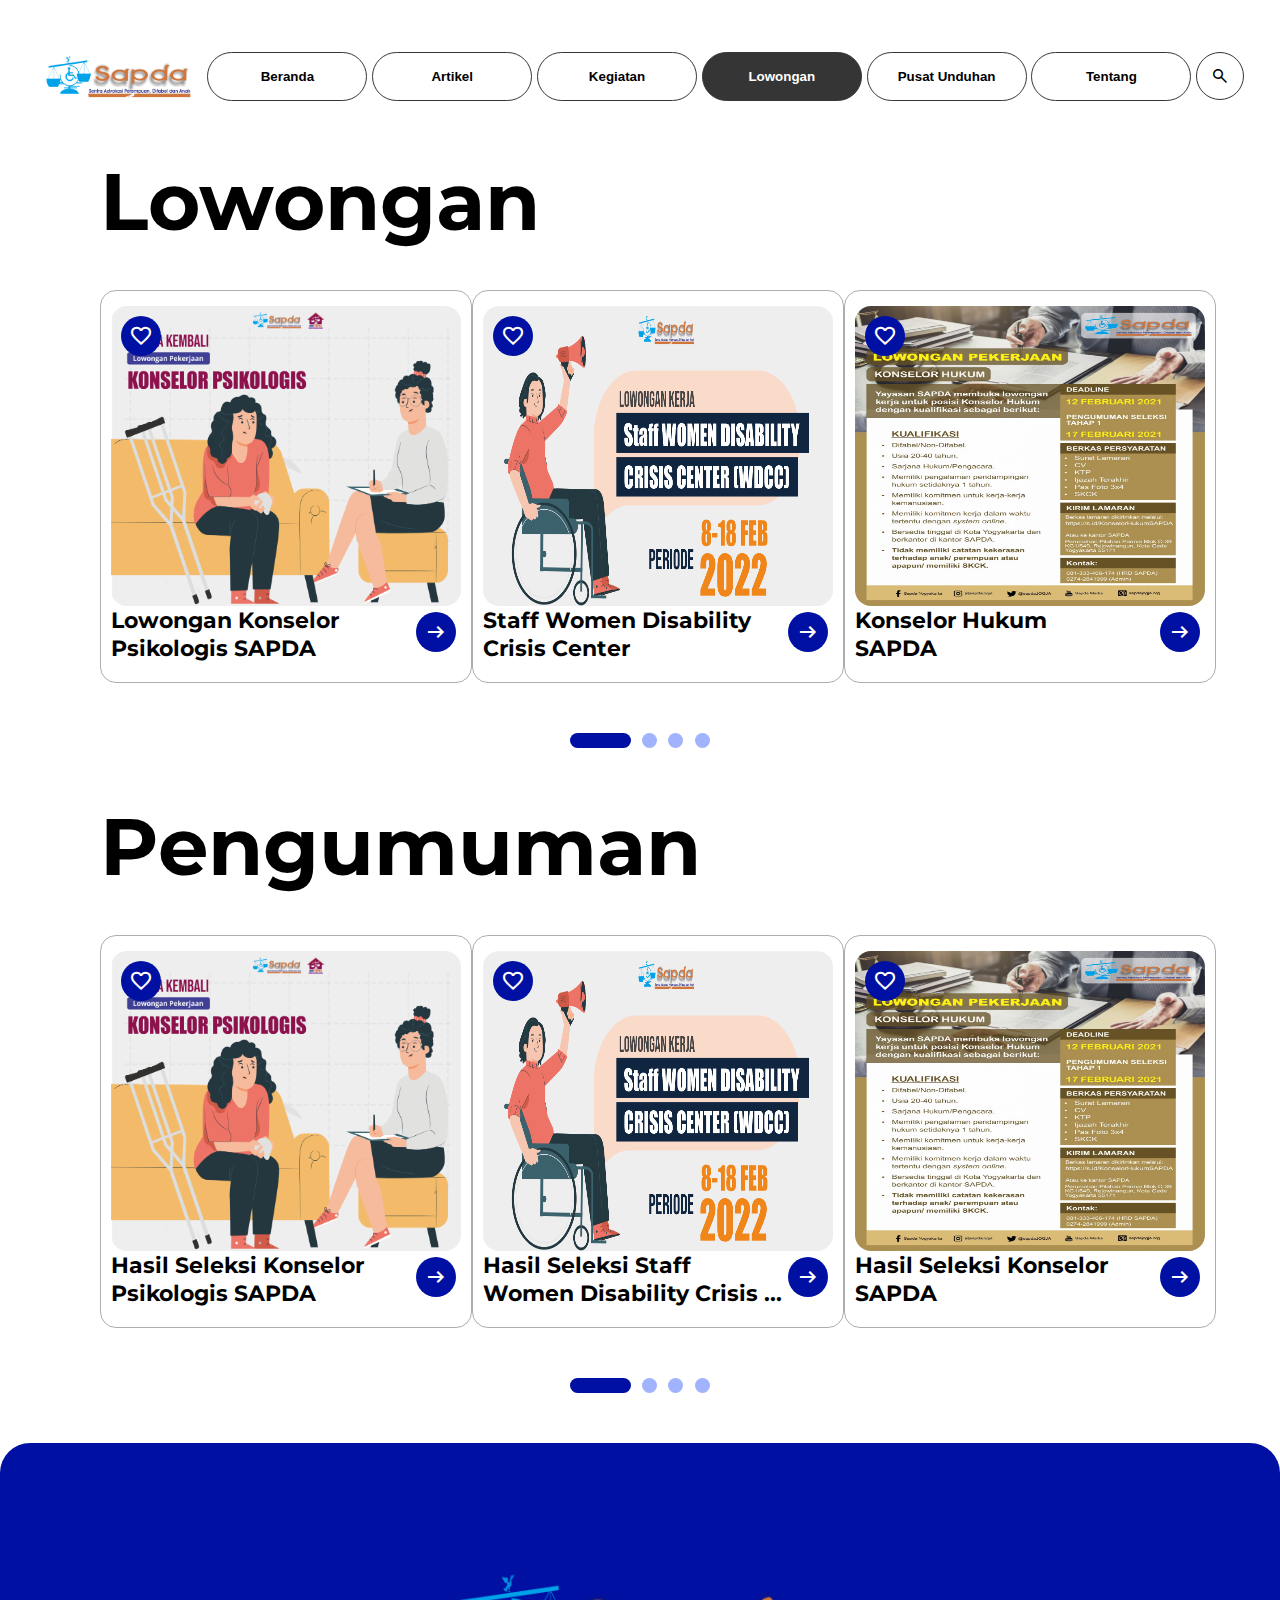
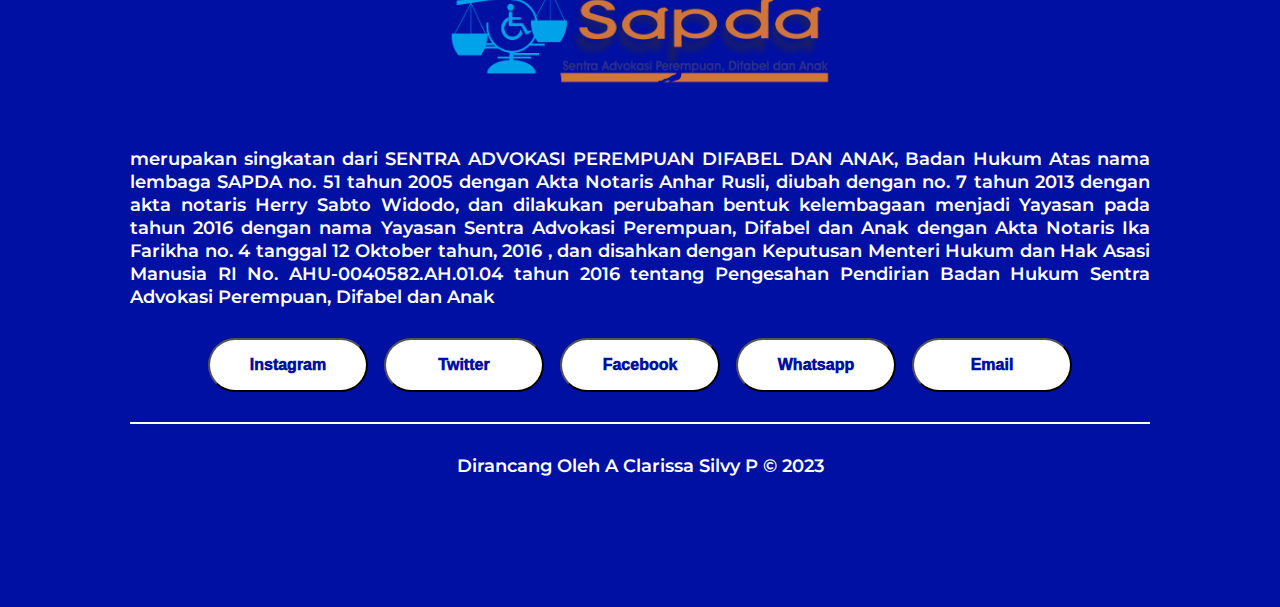
<file: lowongan.html>
<!DOCTYPE html>
<html lang="id">
  <head>
    <meta charset="utf-8" />
    <meta name="viewport" content="initial-scale=1, width=device-width" />
    <title>Lowongan</title>
    <link rel="stylesheet" href="./global.css" />
    <link rel="stylesheet" href="./lowongan.css" />
    <link
      rel="stylesheet"
      href="https://fonts.googleapis.com/css2?family=Open Sans:wght@700;800&display=swap"
    />
    <link
      rel="stylesheet"
      href="https://fonts.googleapis.com/css2?family=Poppins:wght@400;700;800&display=swap"
    />
    <link
      rel="stylesheet"
      href="https://fonts.googleapis.com/css2?family=Montserrat:wght@600;700&display=swap"
    />
    <link
      rel="stylesheet"
      href="https://fonts.googleapis.com/css2?family=Material+Symbols+Outlined:opsz,wght,FILL,GRAD@20..48,100..700,0..1,-50..200"
    />
  </head>

  <body>
    <nav id="desktop-nav">
      <div class="logo"><img src="./img/logo-sapda.png" alt="" /></div>
      <div>
        <div class="nav-links">
          <div class="btn-container">
            <a href="index.html"><button type="button" class="btn btn-color-2">Beranda</button></a>
            <a href="artikel.html"><button type="button" class="btn btn-color-2">Artikel</button></a>
            <a href="kegiatan.html"><button type="button" class="btn btn-color-2">Kegiatan</button></a>
            <a href="lowongan.html"><button type="button" class="btn btn-color-1">Lowongan</button></a>
            <a href="pusat-unduhan.html"><button type="button" class="btn btn-color-2">Pusat Unduhan</button></a>
            <a href="tentang.html"><button type="button" class="btn btn-color-2">Tentang</button></a>
            <a href="#" class="search-icon-frame">
              <span class="material-symbols-outlined small-icon">search</span>
            </a>
          </div>
        </div>
      </div>
    </nav>

    <div id="lowongan" class="artikel-section-1">
      <h1 class="title">Lowongan</h1>

      <div class="artikel-container">
        <div class="frame-lowongan">
          <div class="frame-img">
            <img
              class="lowongan-img"
              alt=""
              src="./img/Lowongan-Konselor-Psikologi.png"
            />
            <div class="icon-outlined-action-mai-wrapper">
              <span class="material-symbols-outlined">favorite</span>
            </div>
          </div>

          <h2 class="lowongan-title">
            Lowongan Konselor <br/> Psikologis SAPDA
          </h2>
          <div class="ui-iconarrow-downlight-wrapper">
            <span class="material-symbols-outlined">arrow_right_alt</span>
          </div>
        </div>

        <div class="frame-lowongan">
          <div class="frame-img">
            <img
              class="lowongan-img"
              alt=""
              src="./img/Lowongan-Staff-WDCC.png"
            />
            <div class="icon-outlined-action-mai-wrapper">
              <span class="material-symbols-outlined">favorite</span>
            </div>
          </div>
          <h2 class="lowongan-title">Staff Women Disability <br/> Crisis Center</h2>
          <div class="ui-iconarrow-downlight-wrapper">
            <span class="material-symbols-outlined">arrow_right_alt</span>
          </div>
        </div>

        <div class="frame-lowongan">
          <div class="frame-img">
            <img
              class="lowongan-img"
              alt=""
              src="./img/Lowongan-Konselor-Hukum.jpg"
            />
            <div class="icon-outlined-action-mai-wrapper">
              <span class="material-symbols-outlined">favorite</span>
            </div>
          </div>
          <h2 class="lowongan-title">Konselor Hukum <br/> SAPDA</h2>
          <div class="ui-iconarrow-downlight-wrapper">
            <span class="material-symbols-outlined">arrow_right_alt</span>
          </div>
        </div>
      </div>
      <div class="dots">
        <div class="dots-child"></div>
        <div class="dots-item"></div>
        <div class="dots-item"></div>
        <div class="dots-item"></div>
      </div>
    </div>

    <div id="pengumuman" class="artikel-section-1">
      <h1 class="title">Pengumuman</h1>

      <div class="artikel-container">
        <div class="frame-lowongan">
          <div class="frame-img">
            <img
              class="lowongan-img"
              alt=""
              src="./img/Lowongan-Konselor-Psikologi.png"
            />
            <div class="icon-outlined-action-mai-wrapper">
              <span class="material-symbols-outlined">favorite</span>
            </div>
          </div>
          <h2 class="lowongan-title">
            Hasil Seleksi Konselor <br/> Psikologis SAPDA
          </h2>
          <div class="ui-iconarrow-downlight-wrapper">
            <span class="material-symbols-outlined">arrow_right_alt</span>
          </div>
        </div>

        <div class="frame-lowongan">
          <div class="frame-img">
            <img
              class="lowongan-img"
              alt=""
              src="./img/Lowongan-Staff-WDCC.png"
            />
            <div class="icon-outlined-action-mai-wrapper">
              <span class="material-symbols-outlined">favorite</span>
            </div>
          </div>
          <h2 class="lowongan-title">
            Hasil Seleksi Staff <br/> Women Disability Crisis ...
          </h2>
          <div class="ui-iconarrow-downlight-wrapper">
            <span class="material-symbols-outlined">arrow_right_alt</span>
          </div>
        </div>

        <div class="frame-lowongan">
          <div class="frame-img">
            <img
              class="lowongan-img"
              alt=""
              src="./img/Lowongan-Konselor-Hukum.jpg"
            />
            <div class="icon-outlined-action-mai-wrapper">
              <span class="material-symbols-outlined">favorite</span>
            </div>
          </div>
          <h2 class="lowongan-title">Hasil Seleksi Konselor <br/> SAPDA</h2>
          <div class="ui-iconarrow-downlight-wrapper">
            <span class="material-symbols-outlined">arrow_right_alt</span>
          </div>
        </div>
      </div>
      <div class="dots">
        <div class="dots-child"></div>
        <div class="dots-item"></div>
        <div class="dots-item"></div>
        <div class="dots-item"></div>
      </div>
    </div>

    <footer>
      <div class="footer-section">
        <div class="logo-section">
          <img src="./img/logo-sapda.png" alt="" class="logo-footer" />
        </div>
        <div class="details-footer">
          <p>
            merupakan singkatan dari SENTRA ADVOKASI PEREMPUAN DIFABEL DAN ANAK,
            Badan Hukum Atas nama lembaga SAPDA no. 51 tahun 2005 dengan Akta
            Notaris Anhar Rusli, diubah dengan no. 7 tahun 2013 dengan akta
            notaris Herry Sabto Widodo, dan dilakukan perubahan bentuk
            kelembagaan menjadi Yayasan pada tahun 2016 dengan nama Yayasan
            Sentra Advokasi Perempuan, Difabel dan Anak dengan Akta Notaris Ika
            Farikha no. 4 tanggal 12 Oktober tahun, 2016 , dan disahkan dengan
            Keputusan Menteri Hukum dan Hak Asasi Manusia RI No.
            AHU-0040582.AH.01.04 tahun 2016 tentang Pengesahan Pendirian Badan
            Hukum Sentra Advokasi Perempuan, Difabel dan Anak
          </p>
        </div>
        <div class="social-media">
          <div class="nav-links">
            <div class="btn-container-4">
              <a href="https://instagram.com/sapdajogja?igshid=MzMyNGUyNmU2YQ=="><button type="button" class="btn-4 btn-color-3"style="color: #0010A2; font-size: 16px; font-weight: 1000;">Instagram</button></a>
              <a href="https://twitter.com/SAPDAJogja?t=Vza9XmaU_3tBfgTxZ1lhtA&s=09"><button type="button" class="btn-4 btn-color-3" style="color: #0010A2; font-size: 16px; font-weight: 1000;">Twitter</button></a>
              <a href="https://www.facebook.com/sapdajogja"><button type="button" class="btn-4 btn-color-3" style="color: #0010A2; font-size: 16px; font-weight: 1000;">Facebook</button></a>
              <a href="https://api.whatsapp.com/send/?phone=6281327395399&text&type=phone_number&app_absent=0"><button type="button" class="btn-4 btn-color-3"style="color: #0010A2; font-size: 16px; font-weight: 1000;">Whatsapp</button></a>
              <a href="mailto:info@sapdajogja.org"><button type="button" class="btn-4 btn-color-3" style="color: #0010A2; font-size: 16px; font-weight: 1000;">Email</button></a>
            </div>
          </div>
        </div>
        <div class="frame-child4"></div>
        <p>Dirancang Oleh A Clarissa Silvy P &#169; 2023</p>
      </div>
    </footer>
    <script>
      (function(d){
         var s = d.createElement("script");
         /* uncomment the following line to override default position*/
          s.setAttribute("data-position", 1);
         /* uncomment the following line to override default size (values: small, large)*/
          s.setAttribute("data-size", "large");
         /* uncomment the following line to override default language (e.g., fr, de, es, he, nl, etc.)*/
          s.setAttribute("data-language", "id");
         /* uncomment the following line to override color set via widget (e.g., #053f67)*/
          s.setAttribute("data-color", "#0010A2");
         /* uncomment the following line to override type set via widget (1=person, 2=chair, 3=eye, 4=text)*/
          s.setAttribute("data-type", "1");
          s.setAttribute("data-account", "YgtMui314C");
         s.setAttribute("src", "https://cdn.userway.org/widget.js");
         (d.body || d.head).appendChild(s);})(document)
    </script>
  </body>
</html>
</file>
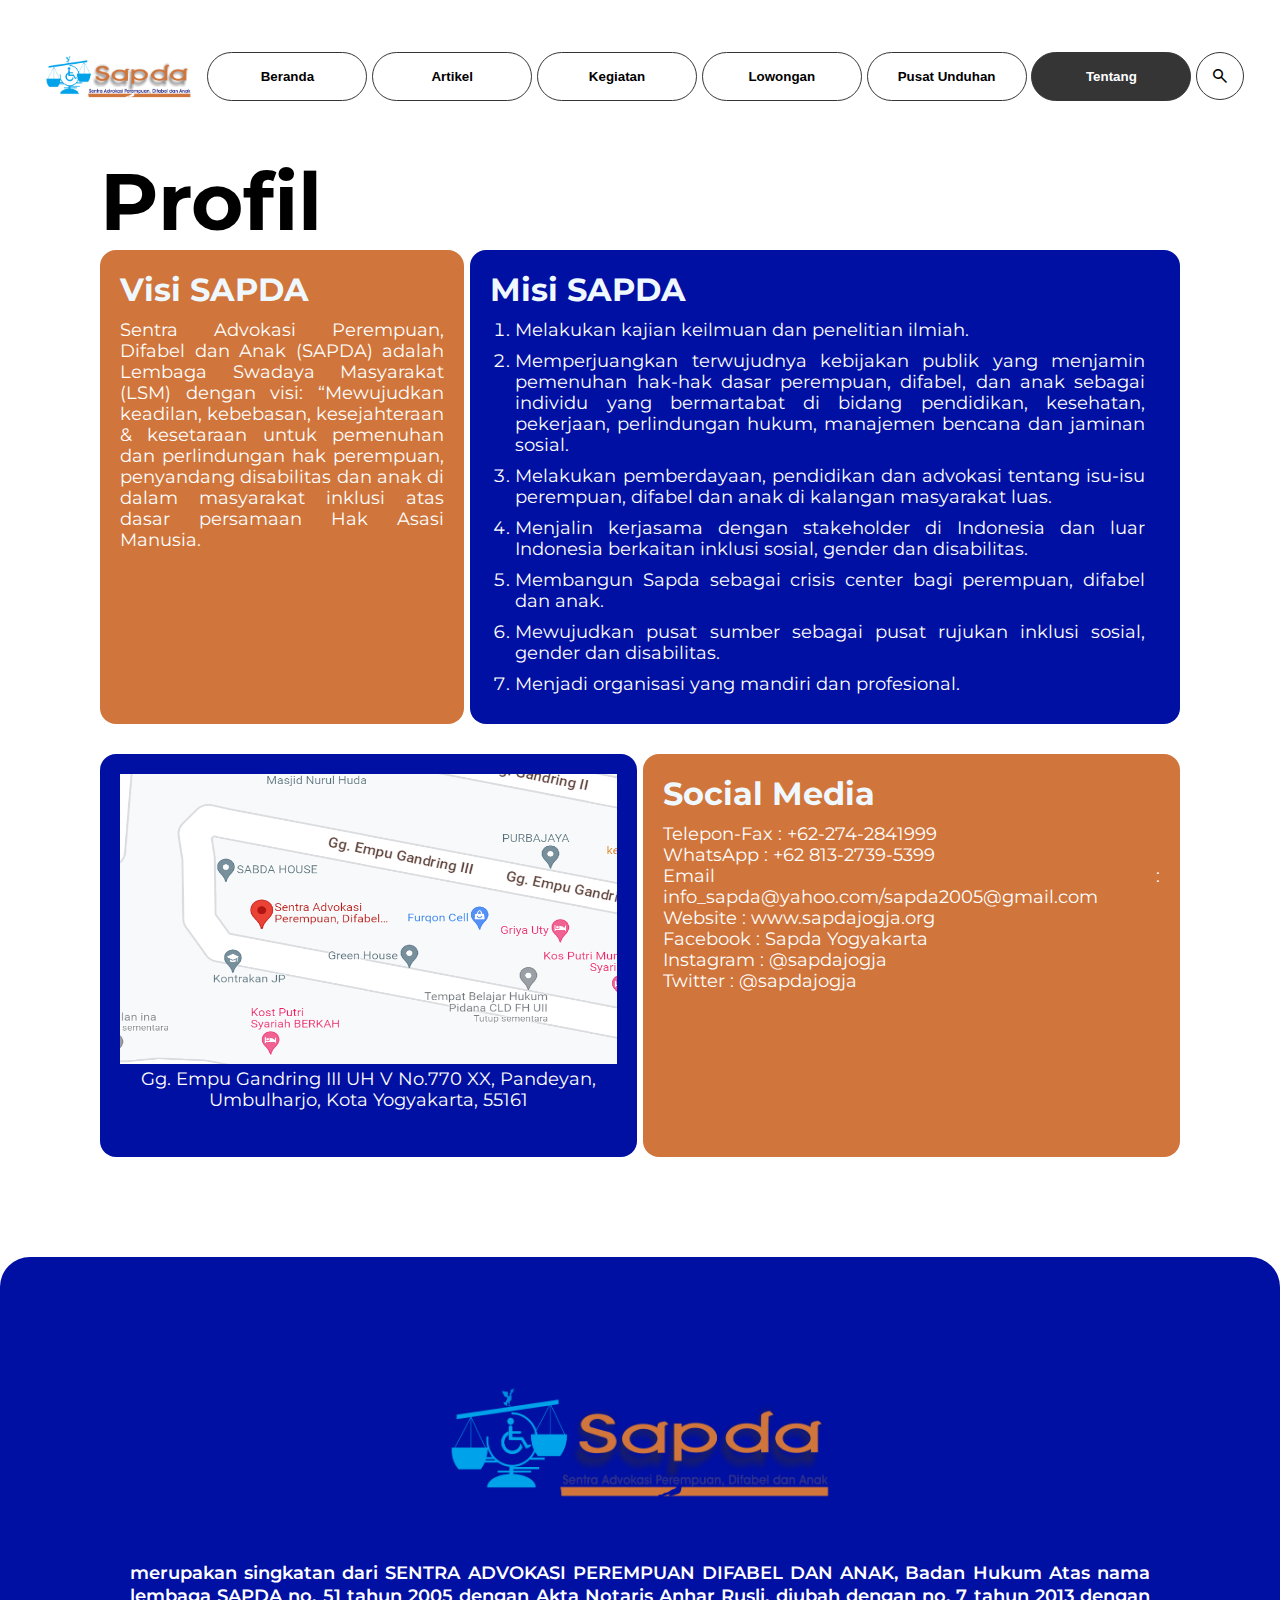
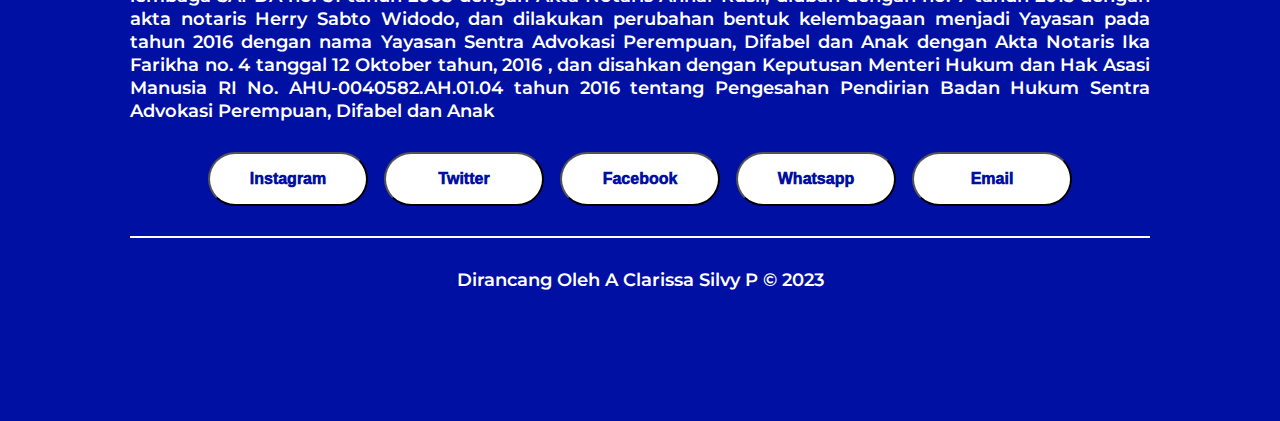
<file: tentang.html>
<!DOCTYPE html>
<html lang="id">
  <head>
    <meta charset="utf-8" />
    <meta name="viewport" content="initial-scale=1, width=device-width" />
    <title>Tentang</title>
    <link rel="stylesheet" href="./global.css" />
    <link rel="stylesheet" href="./tentang.css" />
    <link
      rel="stylesheet"
      href="https://fonts.googleapis.com/css2?family=Open Sans:wght@700;800&display=swap"
    />
    <link
      rel="stylesheet"
      href="https://fonts.googleapis.com/css2?family=Poppins:wght@400;700;800&display=swap"
    />
    <link
      rel="stylesheet"
      href="https://fonts.googleapis.com/css2?family=Montserrat:wght@600;700&display=swap"
    />
    <link
      rel="stylesheet"
      href="https://fonts.googleapis.com/css2?family=Material+Symbols+Outlined:opsz,wght,FILL,GRAD@20..48,100..700,0..1,-50..200"
    />
  </head>

  <body>
    <nav id="desktop-nav">
      <div class="logo"><img src="./img/logo-sapda.png" alt="" /></div>
      <div>
        <div class="nav-links">
          <div class="btn-container">
            <a href="index.html"><button type="button" class="btn btn-color-2">Beranda</button></a>
            <a href="artikel.html"><button type="button" class="btn btn-color-2">Artikel</button></a>
            <a href="kegiatan.html"><button type="button" class="btn btn-color-2">Kegiatan</button></a>
            <a href="lowongan.html"><button type="button" class="btn btn-color-2">Lowongan</button></a>
            <a href="pusat-unduhan.html"><button type="button" class="btn btn-color-2">Pusat Unduhan</button></a>
            <a href="tentang.html"><button type="button" class="btn btn-color-1">Tentang</button></a>
            <a href="#" class="search-icon-frame">
              <span class="material-symbols-outlined small-icon">search</span>
            </a>
          </div>
        </div>
      </div>
    </nav>

    <div id="artikel" class="artikel-section-1">
      <h1 class="title">Profil</h1>
      <div class="artikel-container">
        <div class="frame-artikel-1">
          <h2>Visi SAPDA</h2>
          <p>
            Sentra Advokasi Perempuan, Difabel dan Anak (SAPDA) adalah Lembaga
            Swadaya Masyarakat (LSM) dengan visi: “Mewujudkan keadilan,
            kebebasan, kesejahteraan & kesetaraan untuk pemenuhan dan
            perlindungan hak perempuan, penyandang disabilitas dan anak di dalam
            masyarakat inklusi atas dasar persamaan Hak Asasi Manusia.
          </p>
        </div>

        <div class="frame-artikel-2">
          <h2>Misi SAPDA</h2>
          <ol>
            <li>Melakukan kajian keilmuan dan penelitian ilmiah.</li>
            <li>
              Memperjuangkan terwujudnya kebijakan publik yang menjamin
              pemenuhan hak-hak dasar perempuan, difabel, dan anak sebagai
              individu yang bermartabat di bidang pendidikan, kesehatan,
              pekerjaan, perlindungan hukum, manajemen bencana dan jaminan
              sosial.
            </li>
            <li>
              Melakukan pemberdayaan, pendidikan dan advokasi tentang isu-isu
              perempuan, difabel dan anak di kalangan masyarakat luas.
            </li>
            <li>
              Menjalin kerjasama dengan stakeholder di Indonesia dan luar
              Indonesia berkaitan inklusi sosial, gender dan disabilitas.
            </li>
            <li>
              Membangun Sapda sebagai crisis center bagi perempuan, difabel dan
              anak.
            </li>
            <li>
              Mewujudkan pusat sumber sebagai pusat rujukan inklusi sosial,
              gender dan disabilitas.
            </li>
            <li>Menjadi organisasi yang mandiri dan profesional.</li>
          </ol>
        </div>
      </div>

      <div class="artikel-container">
        <div class="frame-artikel-3">
          <img class="img-map" alt="" src="./img/maps-sapda.png" />
          <p>Gg. Empu Gandring III UH V No.770 XX, Pandeyan, Umbulharjo,
            Kota Yogyakarta, 55161</p>
        </div>

        <div class="frame-artikel-4">
          <h2>Social Media</h2>
          <p>
            Telepon-Fax : +62-274-2841999
          </p>
          <p>
            WhatsApp : +62 813-2739-5399
          </p>
          <p>
            Email : info_sapda@yahoo.com/sapda2005@gmail.com
          </p>
          <p>
            Website : www.sapdajogja.org
          </p>
          <p>
            Facebook : Sapda Yogyakarta
          </p>
          <p>
            Instagram : @sapdajogja
          </p>
          <p>
            Twitter : @sapdajogja
          </p>
        </div>
      </div>
    </div>

    <footer>
      <div class="footer-section">
        <div class="logo-section">
          <img src="./img/logo-sapda.png" alt="" class="logo-footer" />
        </div>
        <div class="details-footer">
          <p>
            merupakan singkatan dari SENTRA ADVOKASI PEREMPUAN DIFABEL DAN ANAK,
            Badan Hukum Atas nama lembaga SAPDA no. 51 tahun 2005 dengan Akta
            Notaris Anhar Rusli, diubah dengan no. 7 tahun 2013 dengan akta
            notaris Herry Sabto Widodo, dan dilakukan perubahan bentuk
            kelembagaan menjadi Yayasan pada tahun 2016 dengan nama Yayasan
            Sentra Advokasi Perempuan, Difabel dan Anak dengan Akta Notaris Ika
            Farikha no. 4 tanggal 12 Oktober tahun, 2016 , dan disahkan dengan
            Keputusan Menteri Hukum dan Hak Asasi Manusia RI No.
            AHU-0040582.AH.01.04 tahun 2016 tentang Pengesahan Pendirian Badan
            Hukum Sentra Advokasi Perempuan, Difabel dan Anak
          </p>
        </div>
        <div class="social-media">
          <div class="nav-links">
            <div class="btn-container-4">
              <a href="https://instagram.com/sapdajogja?igshid=MzMyNGUyNmU2YQ=="><button type="button" class="btn-4 btn-color-3"style="color: #0010A2; font-size: 16px; font-weight: 1000;">Instagram</button></a>
              <a href="https://twitter.com/SAPDAJogja?t=Vza9XmaU_3tBfgTxZ1lhtA&s=09"><button type="button" class="btn-4 btn-color-3" style="color: #0010A2; font-size: 16px; font-weight: 1000;">Twitter</button></a>
              <a href="https://www.facebook.com/sapdajogja"><button type="button" class="btn-4 btn-color-3" style="color: #0010A2; font-size: 16px; font-weight: 1000;">Facebook</button></a>
              <a href="https://api.whatsapp.com/send/?phone=6281327395399&text&type=phone_number&app_absent=0"><button type="button" class="btn-4 btn-color-3"style="color: #0010A2; font-size: 16px; font-weight: 1000;">Whatsapp</button></a>
              <a href="mailto:info@sapdajogja.org"><button type="button" class="btn-4 btn-color-3" style="color: #0010A2; font-size: 16px; font-weight: 1000;">Email</button></a>
            </div>
          </div>
        </div>
        <div class="frame-child4"></div>
        <p>Dirancang Oleh A Clarissa Silvy P &#169; 2023</p>
      </div>
    </footer>
    <script>
      (function(d){
         var s = d.createElement("script");
         /* uncomment the following line to override default position*/
          s.setAttribute("data-position", 1);
         /* uncomment the following line to override default size (values: small, large)*/
          s.setAttribute("data-size", "large");
         /* uncomment the following line to override default language (e.g., fr, de, es, he, nl, etc.)*/
          s.setAttribute("data-language", "id");
         /* uncomment the following line to override color set via widget (e.g., #053f67)*/
          s.setAttribute("data-color", "#0010A2");
         /* uncomment the following line to override type set via widget (1=person, 2=chair, 3=eye, 4=text)*/
          s.setAttribute("data-type", "1");
          s.setAttribute("data-account", "YgtMui314C");
         s.setAttribute("src", "https://cdn.userway.org/widget.js");
         (d.body || d.head).appendChild(s);})(document)
    </script>
  </body>
</html>
</file>
<file: global.css>
body {
    margin: 0;
    line-height: normal;
  }
  
  :root {
    /* fonts */
    --font-open-sans: "Open Sans";
    --font-poppins: Poppins;
    --font-montserrat: Montserrat;
  
    /* font sizes */
    --font-size-xl: 20px;
    --font-size-5xl: 24px;
    --font-size-6xl-7: 25.7px;
    --font-size-21xl: 40px;
    --font-size-51xl: 70px;
    --font-size-106xl-3: 125.3px;
    --font-size-13xl: 32px;
    --font-size-34xl: 53px;
    --font-size-lg: 18px;
    --font-size-323xl: 342px;
  
    /* Colors */
    --color-white: #fff;
    --color-darkblue-100: #0111a2;
    --color-darkblue-200: #0010a2;
    --color-gray-100: #151515;
    --color-gray-200: #10110e;
    --color-gray-300: #0d0d0d;
    --color-gray-400: rgba(255, 255, 255, 0.1);
    --color-black: #000;
    --color-darkgray-100: #b3b3b3;
    --color-darkgray-200: #999;
    --color-whitesmoke: #efefef;
  
    /* Gaps */
    --gap-3xs: 10px;
    --gap-21xl: 40px;
    --gap-xs-3: 11.3px;
    --gap-xl: 20px;
    --gap-smi: 13px;
    --gap-9xs: 4px;
    --gap-16xl: 35px;
  
    /* Paddings */
    --padding-3xs: 10px;
    --padding-xl: 20px;
    --padding-21xl: 40px;
    --padding-36xl: 55px;
    --padding-5xl: 24px;
    --padding-mini: 15px;
    --padding-2xl: 21px;
    --padding-lgi: 19px;
    --padding-4xs: 9px;
    --padding-lg: 18px;
  
    /* Border radiuses */
    --br-5xl: 24px;
    --br-31xl: 50px;
    --br-41xl: 60px;
    --br-xl-7: 20.7px;
    --br-xl: 20px;
    --br-38xl: 57px;
    --br-sm: 14px;
    --br-10xl: 29px;
    --br-28xl: 47px;
  }
</file>
<file: index.css>
/* GENERAL */

* {
  margin: 0;
  padding: 0;
}

body {
  font-family: "Montserrat", sans-serif;
}

html {
  scroll-behavior: smooth;
}

p {
  color: rgb(85, 85, 85);
}

.landing-page {
  position: relative;
  background-image: url('./img/beranda.jpg');
  background-size: cover;
  background-repeat: no-repeat;
  border-bottom-left-radius: 40px;
  border-bottom-right-radius: 40px;
  height: 630px;
}

.landing-page::before {
  content: "";
  position: absolute;
  top: 0;
  left: 0;
  width: 100%;
  height: 630px;
  background: rgba(0, 0, 0, 0.5);
  border-bottom-left-radius: 40px;
  border-bottom-right-radius: 40px;
  z-index: 0;
}

.landing-detail {
  position: relative;
  justify-content: center;
  z-index: 1;
}

.landing-title {
  font-size: 15rem;
  text-align: center;
  color: white;
  padding-left: 30px;
  padding-right: 30px;
  padding-top: 30px;
}

.landing-description {
  color: #fff;
  text-align: center;
  width: 70%;
  margin: 0 auto;
}

/* TRANSITION */

a,
.btn {
  transition: all 300ms ease;
}

/* DESKTOP NAV */
nav,
.nav-links {
  display: flex;
  justify-content: center;
}

nav {
  position: relative;
  justify-content: space-around;
  align-items: center;
  height: 17vh;
}

.nav-links {
  gap: 2rem;
  list-style: none;
  font-size: 1.5rem;
  position: relative;
  z-index: 1; 
}

a {
  color: black;
  text-decoration: none;
  text-decoration-color: white;
}

a:hover {
  color: grey;
  text-decoration: underline;
  text-underline-offset: 1rem;
  text-decoration-color: rgb(181, 181, 181);
}

.logo {
  display: flex;
  justify-content: left;
  gap: 1rem;
  width: 100px;
  height: 65px;
  position: relative; /* Tambahkan ini */
  z-index: 2; /* Tambahkan ini */
}


/* BUTTONS */
.btn-container {
  display: flex;
  justify-content: center;
  gap: 1rem;
}

.btn {
  font-weight: 600;
  transition: all 300ms ease;
  padding: 1rem;
  width: 10rem;
  border-radius: 2rem;
}

.btn-color-1,
.btn-color-2 {
  border: rgb(255, 255, 255) 0.1rem solid;
}

.btn-color-1:hover,
.btn-color-2:hover {
  cursor: pointer;
}

.btn-color-1,
.btn-color-2:hover {
  background: rgb(255, 255, 255);
  color: rgb(0, 0, 0);
}

.btn-color-1:hover {
  background: rgb(255, 255, 255);
}

.btn-color-2 {
  background: none;
  color: white;
}

.btn-color-2:hover {
  border: rgb(255, 255, 255) 0.1rem solid;
}

.btn-container {
  gap: 0.3rem;
}

.search-icon-frame {
  display: flex;
  align-items: center;
  justify-content: center;
  font-weight: 600;
  transition: all 300ms ease;
  padding: 0.5rem;
  width: 30px;
  height: 30px;
  border-radius: 15rem;
  border: rgb(255, 255, 255) 0.1rem solid;
}

.search-icon-frame span.small-icon {
  font-size: 20px;
  color: white;
}

/* Artikel Section 1 */
.artikel-section-1 {
  margin-left: 100px;
  margin-right: 100px;
  margin-bottom: 50px;
  margin-top: 50px;
}

.title {
  font-size: 5rem;
  text-align: left;
}

.artikel-container {
  display: flex;
  justify-content: space-between;
}

.frame-artikel-1 {
  flex: 0 0 40%;
  background-color: #0010A2;
  padding: 20px;
  border-radius: 1rem;
}

.frame-artikel-1 h2 {
  font-size: 2rem;
  margin-bottom: 10px;
  color: aliceblue;
}

.frame-artikel-1 p {
  font-size: 1.1rem;
  color: #fff;
}

.frame-artikel-2 {
  flex: 0 0 23%;
  background-color: #D0753B;
  padding: 20px;
  border-radius: 1rem;
}

.frame-artikel-2 h2 {
  font-size: 2rem;
  margin-bottom: 10px;
  color: aliceblue;
}

.frame-artikel-2 p {
  font-size: 1.1rem;
  color: #fff;
  margin-bottom: 20px;
}

.frame-artikel-3 {
  flex: 0 0 23%;
  background-color: #A12B2B;
  padding: 20px;
  border-radius: 1rem;
}

.frame-artikel-3 h2 {
  font-size: 2rem;
  margin-bottom: 10px;
  color: aliceblue;
}

.frame-artikel-3 p {
  font-size: 1.1rem;
  color: #fff;
  margin-bottom: 20px;
}

/* Button Artikel */

.btn-3 {
  font-weight: 600;
  transition: all 300ms ease;
  padding: 1rem;
  width: 15rem;
  border-radius: 2rem;
}

.btn-color-3:hover {
  cursor: pointer;
}

.btn-color-3:hover {
  background: rgb(188, 188, 188);
}

.btn-color-3 {
  background: rgb(255, 255, 255);
  color: #0010A2;
}

/* FOOTER SECTION */

footer {
  border-top-left-radius: 30px;
  border-top-right-radius: 30px;
  background-color: #0010A2;
  padding: 100px;
}

.footer-section .details-footer p {
  text-align: justify;
  font-size: 1.15rem;
  font-weight: 600;
  color: #fff;
  margin: 30px;
}

.footer-section .social-media p {
  text-align: center;
  font-size: 1.15rem;
  font-weight: 600;
  color: #fff;
  margin: 30px;
}

.footer-section p {
  text-align: center;
  font-size: 1.15rem;
  font-weight: 600;
  color: #fff;
  margin: 30px;
}

.btn-4 {
  font-weight: 600;
  transition: all 300ms ease;
  padding: 1rem;
  width: 10rem;
  border-radius: 2rem;
}

.btn-container-4 {
  display: flex;
  justify-content: space-evenly;
  gap: 1rem;
}

.logo-section {
  text-align: center;
}

.logo-footer {
  border-radius: 2rem;
  width: 40%;
  height: 40%;
}

.frame-child4 {
  align-self: stretch;
  position: relative;
  border-top: 2px solid #fff;
  box-sizing: border-box;
  margin: 30px;
}

.dots-child,
.dots-item {
  position: relative;
  border-radius: 20.74px;
  background-color: #0010A2;
  width: 60.3px;
  height: 15.1px;
}

.dots-item {
  background-color: rgb(161, 179, 253);
  width: 15.1px;
}

.dots {
  align-self: stretch;
  flex: 1;
  display: flex;
  flex-direction: row;
  align-items: center;
  justify-content: center;
  gap: 11.31px;
  margin-top: 80px;
}

.frame-artikel-1 {
  position: relative;
}

.frame-artikel-1 .ui-iconarrow-downlight-wrapper {
  position: absolute;
  top: 25px;
  right: 25px;
}

.frame-artikel-1 .ui-iconarrow-downlight-wrapper {
  padding: 5px;
  background-color: white;
  color: #0010A2;
  border-radius: 30px;
  width: 30px;
  height: 30px;
  text-align: center;
  display: flex;
  align-items: center;
  justify-content: center;
}



/* Lowongan */
.details-container {
  padding: 1.5rem;
  flex: 0 0 40%;
  background: white;
  border-radius: 2rem;
  border: rgb(53, 53, 53) 0.1rem solid;
  border-color: rgb(163, 163, 163);
  text-align: center;
  width: 30%;
  height: 30%;
}

.frame-lowongan {
  flex: 0 0 30%;
  background-color: rgb(255, 255, 255);
  padding: 10px;
  border-radius: 1rem;
  border: rgb(174, 173, 173) 0.1rem solid;
  text-align: center;
  position: relative;
}

.lowongan-img {
  border-radius: 1rem;
  width: 350px;
  height: 300px;
  margin-top: 5px;
}

.lowongan-title {
  font-size: 1.4rem;
  text-align: left;
  margin-bottom: 10px;
}

.icon-outlined-action-mai-wrapper {
  padding: 5px;
  background-color: #0010A2;
  color: white;
  border-radius: 30px;
  width: 30px;
  height: 30px;
  text-align: center;
  display: flex;
  align-items: center;
  justify-content: center;
}

.frame-img {
  position: relative;
}

.frame-img .lowongan-img {
  display: block;
}

.frame-img .icon-outlined-action-mai-wrapper {
  position: absolute;
  top: 10px;
  left: 10px;
}

.frame-lowongan .ui-iconarrow-downlight-wrapper {
  position: absolute;
  bottom: 30px;
  right: 15px;
}

.frame-lowongan .ui-iconarrow-downlight-wrapper {
  padding: 5px;
  background-color: #0010A2;
  color: white;
  border-radius: 30px;
  width: 30px;
  height: 30px;
  text-align: center;
  display: flex;
  align-items: center;
  justify-content: center;
}

/* Pusat Unduhan */
.unduhan-section {
  margin-left: 100px;
  margin-right: 100px;
  margin-bottom: 50px;
  margin-top: 50px;
}

.title-unduhan {
  font-size: 5rem;
  text-align: left;
}

.unduhan-container {
  display: flex;
  justify-content: space-between;
}

.frame-unduhan-1 {
  flex: 0 0 45%;
  background-color: #0010A2;
  padding: 20px;
  border-radius: 1rem;
}

.frame-unduhan-1 h2 {
  font-size: 2rem;
  margin-bottom: 10px;
  color: aliceblue;
}

.frame-unduhan-2 {
  flex: 0 0 45%;
  background-color: #D0753B;
  padding: 20px;
  border-radius: 1rem;
}

.frame-unduhan-2 h2 {
  font-size: 2rem;
  margin-bottom: 10px;
  color: aliceblue;
}

.frame-unduhan-3 {
  flex: 0 0 40%;
  background-color: #A12B2B;
  padding: 20px;
  border-radius: 1rem;
}

.frame-unduhan-3 h2 {
  font-size: 2.3rem;
  margin-bottom: 10px;
  color: aliceblue;
}

.frame-unduhan-4 {
  flex: 0 0 50%;
  background-color: #0010A2;
  padding: 20px;
  border-radius: 1rem;
}

.frame-unduhan-4 h2 {
  font-size: 2.4rem;
  margin-bottom: 10px;
  color: aliceblue;
}

.frame-unduhan-1 {
  position: relative;
}

.frame-unduhan-1 .ui-iconarrow-downlight-wrapper {
  position: absolute;
  top: 25px;
  right: 25px;
}

.frame-unduhan-1 .ui-iconarrow-downlight-wrapper {
  padding: 5px;
  background-color: white;
  color: #0010A2;
  border-radius: 30px;
  width: 30px;
  height: 30px;
  text-align: center;
  display: flex;
  align-items: center;
  justify-content: center;
  border-color: white;
}

.frame-unduhan-2 {
  position: relative;
}

.frame-unduhan-2 .ui-iconarrow-downlight-wrapper {
  position: absolute;
  top: 25px;
  right: 25px;
}

.frame-unduhan-2 .ui-iconarrow-downlight-wrapper {
  padding: 5px;
  background-color: none;
  color: rgb(255, 255, 255);
  border-radius: 30px;
  width: 30px;
  height: 30px;
  text-align: center;
  display: flex;
  align-items: center;
  justify-content: center;
  border: 2px solid white;
}

.frame-unduhan-3 {
  position: relative;
  margin-top: 20px;
}

.frame-unduhan-3 .ui-iconarrow-downlight-wrapper {
  position: absolute;
  top: 25px;
  right: 25px;
}

.frame-unduhan-3 .ui-iconarrow-downlight-wrapper {
  padding: 5px;
  background-color: none;
  color: rgb(255, 255, 255);
  border-radius: 30px;
  width: 30px;
  height: 30px;
  text-align: center;
  display: flex;
  align-items: center;
  justify-content: center;
  border: 2px solid white;
}

.frame-unduhan-4 {
  position: relative;
  margin-top: 20px;
}

.frame-unduhan-4 .ui-iconarrow-downlight-wrapper {
  position: absolute;
  top: 25px;
  right: 25px;
}

.frame-unduhan-4 .ui-iconarrow-downlight-wrapper {
  padding: 5px;
  background-color: none;
  color: white;
  border-radius: 30px;
  width: 30px;
  height: 30px;
  text-align: center;
  display: flex;
  align-items: center;
  justify-content: center;
  border: 2px solid white;
}

/* Kegiatan Unduhan */
.kegiatan-section {
  margin-left: 100px;
  margin-right: 100px;
  margin-bottom: 50px;
  margin-top: 50px;
}

.title-kegiatan {
  font-size: 5rem;
  text-align: center;
}

.description-kegiatan {
  font-size: 1.8rem;
  text-align: center;
  margin-top: 10px;
}

.kegiatan-container {
  display: flex;
  justify-content: space-between;
}

.union-parent {
  display: flex;
  flex-direction: column;
  align-items: center;
  justify-content: flex-start;
}
.union-parent {
  position: relative;
}
.union-icon {
  position: relative;
  width: 1336px;
  height: 265px;
}
.union-icon {
  width: 807px;
  height: 470px;
  object-fit: cover;
  z-index: 0;
}
.vuesaxboldplay-wrapper {
  margin: 0 !important;
  position: absolute;
  top: calc(50% - 86.1px);
  left: calc(50% - 86px);
  border-radius: 100px;
  background-color: var(--color-white);
  box-shadow: 0 4px 15px #000;
  width: 172px;
  height: 172px;
  overflow: hidden;
  flex-shrink: 0;
  display: flex;
  flex-direction: row;
  align-items: center;
  justify-content: center;
  padding: 67px 73px;
  box-sizing: border-box;
  z-index: 1;
}
</file>
<file: article.css>
* {
  margin: 0;
  padding: 0;
}

body {
  font-family: "Montserrat", sans-serif;
}

html {
  scroll-behavior: smooth;
}

p {
  color: black;
  width: 95%;
}

h1{
  width: 95%;
  text-align: left;
}

.gambar-heading{
    top: 0;
    left: 0;
    margin: -150px 0px 0px -350px; 
}

.konten{
    position: absolute;
    text-align: justify;
    font-size: var(--font-size-xl);
    top: 0;
    left: 630px;
    width: 50%;
    height: auto;
}

.component-1-parent {
    align-self: stretch;
    height: 794.9px;
    overflow: hidden;
    flex-shrink: 0;
    display: flex;
    flex-direction: column;
    align-items: center;
    justify-content: flex-start;
    padding: var(--padding-3xs);
    box-sizing: border-box;
    position: relative;
    gap: var(--gap-3xs);
    z-index: 5;
    text-align: center;
    font-size: 93px;
    color: var(--color-white);
    top: 700px;
  }
  .component-1
   {
    display: flex;
    flex-direction: column;
    align-items: center;
  }
  .frame-parent25 {
    align-self: stretch;
    flex: 1;
    border-radius: var(--br-5xl);
    justify-content: flex-end;
    padding: 50px 153px;
    gap: var(--gap-21xl);
    text-align: left;
    font-size: 25.69px;
    color: var(--color-black);
    font-family: var(--font-open-sans);
  }
  .component-1 {
    border-radius: 35px;
    background-color: var(--color-darkblue-200);
    width: 1420px;
    height: 774.9px;
    overflow: hidden;
    flex-shrink: 0;
    justify-content: flex-start;
    padding: var(--padding-xl);
    box-sizing: border-box;
    gap: 53px;
    mix-blend-mode: normal;
    z-index: 0;
  }

  .sosmed{
    color: #0010A2;
    text-decoration: none;
  }

  .footer {
    position: relative;
    font-size: 16px;
    display: none;
    width: 640px;
  }


  .tooltip {
    position: relative;
    display: block;
  }
  
  .tooltip .tooltiptext {
    visibility: hidden;
    width: 200px;
    background-color: black;
    color: #fff;
    text-align: center;
    border-radius: 6px;
    padding: 5px 0;
    font-size: 20px;
    
    /* Position the tooltip */
    position: absolute;
    z-index: 1;
    bottom: 100%;
    left: 50%;
    margin-left: -60px;
  }
  
  .tooltip:hover .tooltiptext {
    visibility: visible;
  }

  
footer {
  border-top-left-radius: 30px;
  border-top-right-radius: 30px;
  background-color: #0010A2;
  padding: 100px;
}

.footer-section .details-footer p {
  text-align: justify;
  font-size: 1.15rem;
  font-weight: 600;
  color: #fff;
  margin: 30px;
}

.footer-section .social-media p {
  text-align: center;
  font-size: 1.15rem;
  font-weight: 600;
  color: #fff;
  margin: 30px;
}

.footer-section p {
  text-align: center;
  font-size: 1.15rem;
  font-weight: 600;
  color: #fff;
  margin: 30px;
}

.logo-section {
  text-align: center;
}

.logo-footer {
  border-radius: 2rem;
  width: 40%;
  height: 40%;
}

nav,
.nav-links {
  display: flex;
  justify-content: center;
}

.nav-links {
  gap: 2rem;
  list-style: none;
  font-size: 1.5rem;
  position: relative;
  z-index: 1; 
}

.btn-container-4 {
  display: flex;
  justify-content: space-evenly;
  gap: 1rem;
}

button {
  font-weight: 600;
  transition: all 300ms ease;
  padding: 1rem;
  border-radius: 2rem;
}

.btn-3 {
  font-weight: 600;
  transition: all 300ms ease;
  padding: 1rem;
  width: 15rem;
  border-radius: 2rem;
}

.btn-color-3:hover {
  cursor: pointer;
}

.btn-color-3:hover {
  background: rgb(188, 188, 188);
}

.btn-color-3 {
  background: rgb(255, 255, 255);
  color: rgb(0, 81, 255);
}

.frame-child4 {
  align-self: stretch;
  position: relative;
  border-top: 2px solid #fff;
  box-sizing: border-box;
  margin: 30px;
}

.bread-crumbs{
  text-align: left;
}

.bread-crumbs ul{
  list-style: none;
  display: inline-block;
}

.bread-crumbs ul li{
  display: inline;
}

.bread-crumbs ul li a{
  display: block;
  float: left;
  height: 50px;
  text-align: center;
  padding: 20px 10px 0 10px;
  position: relative;
  font-size: 20px;
  text-decoration: none;
  color: #0010A2;
}

.bread-crumbs ul li:first-child a{
  border-top-left-radius: 10px;
  border-bottom-left-radius: 10px;
}

.bread-crumbs ul li:first-child a::before{
  display: none;
}

.bread-crumbs ul li:last-child a{
  padding-right: 40px;
  border-top-right-radius: 10px;
  border-bottom-right-radius: 10px;
}

.bread-crumbs ul li:last-child a:after{
  display: none;
}

.bread-crumbs ul li a:hover{
  background-color: lightblue;
}

.bread-crumbs ul li a:hover:after{
  border-left-color: lightblue;
  color: #fff;

}
</file>
<file: artikel.css>
/* GENERAL */

* {
  margin: 0;
  padding: 0;
}

body {
  font-family: "Montserrat", sans-serif;
}

html {
  scroll-behavior: smooth;
}

p {
  color: rgb(85, 85, 85);
}

/* TRANSITION */

a,
.btn {
  transition: all 300ms ease;
}

/* DESKTOP NAV */

nav,
.nav-links {
  display: flex;
  justify-content: center;
}

nav {
  justify-content: space-around;
  align-items: center;
  height: 17vh;
}

.nav-links {
  gap: 2rem;
  list-style: none;
  font-size: 1.5rem;
}

a {
  color: black;
  text-decoration: none;
  text-decoration-color: white;
}

a:hover {
  color: grey;
  text-decoration: underline;
  text-underline-offset: 1rem;
  text-decoration-color: rgb(181, 181, 181);
}

.logo {
  display: flex;
  justify-content: left;
  gap: 1rem;
  width: 100px;
  height: 65px;
}

/* BUTTONS */
.btn-container {
  display: flex;
  justify-content: center;
  gap: 1rem;
}

.btn {
  font-weight: 600;
  transition: all 300ms ease;
  padding: 1rem;
  width: 10rem;
  border-radius: 2rem;
}

.btn-color-1,
.btn-color-2 {
  border: rgb(53, 53, 53) 0.1rem solid;
}

.btn-color-1:hover,
.btn-color-2:hover {
  cursor: pointer;
}

.btn-color-1,
.btn-color-2:hover {
  background: rgb(53, 53, 53);
  color: white;
}

.btn-color-1:hover {
  background: rgb(0, 0, 0);
}

.btn-color-2 {
  background: none;
}

.btn-color-2:hover {
  border: rgb(255, 255, 255) 0.1rem solid;
}

.btn-container {
  gap: 0.3rem;
}

.search-icon-frame {
  display: flex;
  align-items: center;
  justify-content: center;
  font-weight: 600;
  transition: all 300ms ease;
  padding: 0.5rem;
  width: 30px;
  height: 30px;
  border-radius: 15rem;
  border: rgb(53, 53, 53) 0.1rem solid;
}

.search-icon-frame span.small-icon {
  font-size: 20px;
}

/* Artikel Section 1 */
.artikel-section-1 {
  margin-left: 100px;
  margin-right: 100px;
  margin-bottom: 50px;
}

.title {
  font-size: 5rem;
  text-align: left;
}

.artikel-container {
  display: flex;
  justify-content: space-between;
}

.frame-artikel-1 {
  flex: 0 0 40%;
  background-color: #0010A2;
  padding: 20px;
  border-radius: 1rem;
}

.frame-artikel-1 h2 {
  font-size: 2rem;
  margin-bottom: 10px;
  color: aliceblue;
}

.frame-artikel-1 p {
  font-size: 1.1rem;
  color: #fff;
}

.frame-artikel-2 {
  flex: 0 0 23%;
  background-color: #D0753B;
  padding: 20px;
  border-radius: 1rem;
}

.frame-artikel-2 h2 {
  font-size: 2rem;
  margin-bottom: 10px;
  color: aliceblue;
}

.frame-artikel-2 p {
  font-size: 1.1rem;
  color: #fff;
  margin-bottom: 20px;
}

.frame-artikel-3 {
  flex: 0 0 23%;
  background-color: #A12B2B;
  padding: 20px;
  border-radius: 1rem;
}

.frame-artikel-3 h2 {
  font-size: 2rem;
  margin-bottom: 10px;
  color: aliceblue;
}

.frame-artikel-3 p {
  font-size: 1.1rem;
  color: #fff;
  margin-bottom: 20px;
}

.btn-3 {
  font-weight: 600;
  transition: all 300ms ease;
  padding: 1rem;
  width: 15rem;
  border-radius: 2rem;
}

.btn-color-3:hover {
  cursor: pointer;
}

.btn-color-3:hover {
  background: rgb(188, 188, 188);
}

.btn-color-3 {
  background: rgb(255, 255, 255);
  color: #0010A2;
}


/* FOOTER SECTION */

footer {
  border-top-left-radius: 30px;
  border-top-right-radius: 30px;
  background-color: #0010A2;
  padding: 100px;
}

.footer-section .details-footer p {
  text-align: justify;
  font-size: 1.15rem;
  font-weight: 600;
  color: #fff;
  margin: 30px;
}

.footer-section .social-media p {
  text-align: center;
  font-size: 1.15rem;
  font-weight: 600;
  color: #fff;
  margin: 30px;
}

.footer-section p {
  text-align: center;
  font-size: 1.15rem;
  font-weight: 600;
  color: #fff;
  margin: 30px;
}

.btn-4 {
  font-weight: 600;
  transition: all 300ms ease;
  padding: 1rem;
  width: 10rem;
  border-radius: 2rem;
}

.btn-container-4 {
  display: flex;
  justify-content: space-evenly;
  gap: 1rem;
}

.logo-section {
  text-align: center;
}

.logo-footer {
  border-radius: 2rem;
  width: 40%;
  height: 40%;
}

.frame-child4 {
  align-self: stretch;
  position: relative;
  border-top: 2px solid #fff;
  box-sizing: border-box;
  margin: 30px;
}

.dots-child,
.dots-item {
  position: relative;
  border-radius: 20.74px;
  background-color: #0010A2;
  width: 60.3px;
  height: 15.1px;
}
.dots-item {
  background-color: rgb(161, 179, 253);
  width: 15.1px;
}
.dots {
  align-self: stretch;
  flex: 1;
  display: flex;
  flex-direction: row;
  align-items: center;
  justify-content: center;
  gap: 11.31px;
  margin-top: 80px;
}

.frame-artikel-1 {
  position: relative;
}

.frame-artikel-1 .ui-iconarrow-downlight-wrapper {
  position: absolute;
  top: 25px;
  right: 25px;
}

.ui-iconarrow-downlight-wrapper {
  padding: 5px;
  background-color: white;
  color: #0010A2;
  border-radius: 30px;
  width: 30px;
  height: 30px;
  text-align: center;
  display: flex;
  align-items: center;
  justify-content: center;
}
</file>
<file: kegiatan.css>
/* GENERAL */

* {
  margin: 0;
  padding: 0;
}

body {
  font-family: "Montserrat", sans-serif;
}

html {
  scroll-behavior: smooth;
}

p {
  color: rgb(85, 85, 85);
}

/* TRANSITION */

a,
.btn {
  transition: all 300ms ease;
}

/* DESKTOP NAV */

nav,
.nav-links {
  display: flex;
  justify-content: center;
}

nav {
  justify-content: space-around;
  align-items: center;
  height: 17vh;
}

.nav-links {
  gap: 2rem;
  list-style: none;
  font-size: 1.5rem;
}

a {
  color: black;
  text-decoration: none;
  text-decoration-color: white;
}

a:hover {
  color: grey;
  text-decoration: underline;
  text-underline-offset: 1rem;
  text-decoration-color: rgb(181, 181, 181);
}

.logo {
  display: flex;
  justify-content: left;
  gap: 1rem;
  width: 100px;
  height: 65px;
}

/* BUTTONS */
.btn-container {
  display: flex;
  justify-content: center;
  gap: 1rem;
}

.btn {
  font-weight: 600;
  transition: all 300ms ease;
  padding: 1rem;
  width: 10rem;
  border-radius: 2rem;
}

.btn-color-1,
.btn-color-2 {
  border: rgb(53, 53, 53) 0.1rem solid;
}

.btn-color-1:hover,
.btn-color-2:hover {
  cursor: pointer;
}

.btn-color-1,
.btn-color-2:hover {
  background: rgb(53, 53, 53);
  color: white;
}

.btn-color-1:hover {
  background: rgb(0, 0, 0);
}

.btn-color-2 {
  background: none;
}

.btn-color-2:hover {
  border: rgb(255, 255, 255) 0.1rem solid;
}

.btn-container {
  gap: 0.3rem;
}

.search-icon-frame {
  display: flex;
  align-items: center;
  justify-content: center;
  font-weight: 600;
  transition: all 300ms ease;
  padding: 0.5rem;
  width: 30px;
  height: 30px;
  border-radius: 15rem;
  border: rgb(53, 53, 53) 0.1rem solid;
}

.search-icon-frame span.small-icon {
  font-size: 20px;
}

/* Artikel Section 1 */
.artikel-section-1 {
  margin-left: 100px;
  margin-right: 100px;
  margin-bottom: 50px;
}

.title {
  font-size: 5rem;
  text-align: left;
}

.artikel-container {
  display: flex;
  justify-content: space-between;
}

.frame-artikel-1 {
  flex: 0 0 40%;
  background-color: #0010A2;
  padding: 20px;
  border-radius: 1rem;
}

.frame-artikel-1 h2 {
  font-size: 2rem;
  margin-bottom: 10px;
  color: aliceblue;
}

.frame-artikel-1 p {
  font-size: 1.1rem;
  color: #fff;
}

.frame-artikel-2 {
  flex: 0 0 23%;
  background-color: #D0753B;
  padding: 20px;
  border-radius: 1rem;
}

.frame-artikel-2 h2 {
  font-size: 2rem;
  margin-bottom: 10px;
  color: aliceblue;
}

.frame-artikel-2 p {
  font-size: 1.1rem;
  color: #fff;
  margin-bottom: 20px;
}

.frame-artikel-3 {
  flex: 0 0 23%;
  background-color: #A12B2B;
  padding: 20px;
  border-radius: 1rem;
}

.frame-artikel-3 h2 {
  font-size: 2rem;
  margin-bottom: 10px;
  color: aliceblue;
}

.frame-artikel-3 p {
  font-size: 1.1rem;
  color: #fff;
  margin-bottom: 20px;
}

.btn-3 {
  font-weight: 600;
  transition: all 300ms ease;
  padding: 1rem;
  width: 15rem;
  border-radius: 2rem;
}

.btn-color-3:hover {
  cursor: pointer;
}

.btn-color-3:hover {
  background: rgb(188, 188, 188);
}

.btn-color-3 {
  background: rgb(255, 255, 255);
  color: #0010A2;
}

.dots-child,
.dots-item {
  position: relative;
  border-radius: 20.74px;
  background-color: #0010A2;
  width: 60.3px;
  height: 15.1px;
}
.dots-item {
  background-color: rgb(161, 179, 253);
  width: 15.1px;
}
.dots {
  align-self: stretch;
  flex: 1;
  display: flex;
  flex-direction: row;
  align-items: center;
  justify-content: center;
  gap: 11.31px;
  margin-top: 80px;
}

/* FOOTER SECTION */

footer {
  border-top-left-radius: 30px;
  border-top-right-radius: 30px;
  background-color: #0010A2;
  padding: 100px;
}

.footer-section .details-footer p {
  text-align: justify;
  font-size: 1.15rem;
  font-weight: 600;
  color: #fff;
  margin: 30px;
}

.footer-section .social-media p {
  text-align: center;
  font-size: 1.15rem;
  font-weight: 600;
  color: #fff;
  margin: 30px;
}

.footer-section p {
  text-align: center;
  font-size: 1.15rem;
  font-weight: 600;
  color: #fff;
  margin: 30px;
}

.btn-4 {
  font-weight: 600;
  transition: all 300ms ease;
  padding: 1rem;
  width: 10rem;
  border-radius: 2rem;
}

.btn-container-4 {
  display: flex;
  justify-content: space-evenly;
  gap: 1rem;
}

.logo-section {
  text-align: center;
}

.logo-footer {
  border-radius: 2rem;
  width: 40%;
  height: 40%;
}

.frame-child4 {
  align-self: stretch;
  position: relative;
  border-top: 2px solid #fff;
  box-sizing: border-box;
  margin: 30px;
}

.frame-artikel-1 {
  position: relative;
}

.frame-artikel-1 .ui-iconarrow-downlight-wrapper {
  position: absolute;
  top: 25px;
  right: 25px;
}

.ui-iconarrow-downlight-wrapper {
  padding: 5px;
  background-color: white;
  color: #0010A2;
  border-radius: 30px;
  width: 30px;
  height: 30px;
  text-align: center;
  display: flex;
  align-items: center;
  justify-content: center;
}
</file>
<file: lowongan.css>
/* GENERAL */

* {
  margin: 0;
  padding: 0;
}

body {
  font-family: "Montserrat", sans-serif;
}

html {
  scroll-behavior: smooth;
}

p {
  color: rgb(85, 85, 85);
}

/* TRANSITION */

a,
.btn {
  transition: all 300ms ease;
}

/* DESKTOP NAV */

nav,
.nav-links {
  display: flex;
  justify-content: center;
}

nav {
  justify-content: space-around;
  align-items: center;
  height: 17vh;
}

.nav-links {
  gap: 2rem;
  list-style: none;
  font-size: 1.5rem;
}

a {
  color: black;
  text-decoration: none;
  text-decoration-color: white;
}

a:hover {
  color: grey;
  text-decoration: underline;
  text-underline-offset: 1rem;
  text-decoration-color: rgb(181, 181, 181);
}

.logo {
  display: flex;
  justify-content: left;
  gap: 1rem;
  width: 100px;
  height: 65px;
}

/* BUTTONS */
.btn-container {
  display: flex;
  justify-content: center;
  gap: 1rem;
}

.btn {
  font-weight: 600;
  transition: all 300ms ease;
  padding: 1rem;
  width: 10rem;
  border-radius: 2rem;
}

.btn-color-1,
.btn-color-2 {
  border: rgb(53, 53, 53) 0.1rem solid;
}

.btn-color-1:hover,
.btn-color-2:hover {
  cursor: pointer;
}

.btn-color-1,
.btn-color-2:hover {
  background: rgb(53, 53, 53);
  color: white;
}

.btn-color-1:hover {
  background: rgb(0, 0, 0);
}

.btn-color-2 {
  background: none;
}

.btn-color-2:hover {
  border: rgb(255, 255, 255) 0.1rem solid;
}

.btn-container {
  gap: 0.3rem;
}

.search-icon-frame {
  display: flex;
  align-items: center;
  justify-content: center;
  font-weight: 600;
  transition: all 300ms ease;
  padding: 0.5rem;
  width: 30px;
  height: 30px;
  border-radius: 15rem;
  border: rgb(53, 53, 53) 0.1rem solid;
}

.search-icon-frame span.small-icon {
  font-size: 20px;
}

/* Artikel Section 1 */
.artikel-section-1 {
  margin-left: 100px;
  margin-right: 100px;
  margin-bottom: 50px;
}

.title {
  font-size: 5rem;
  text-align: left;
  margin-bottom: 40px;
}

.artikel-container {
  display: flex;
  justify-content: space-between;
}

.frame-artikel-1 {
  flex: 0 0 40%;
  background-color: #0010A2;
  padding: 20px;
  border-radius: 1rem;
}

.frame-artikel-1 h2 {
  font-size: 2rem;
  margin-bottom: 10px;
  color: aliceblue;
}

.frame-artikel-1 p {
  font-size: 1.1rem;
  color: #fff;
}

.frame-artikel-2 {
  flex: 0 0 23%;
  background-color: #D0753B;
  padding: 20px;
  border-radius: 1rem;
}

.frame-artikel-2 h2 {
  font-size: 2rem;
  margin-bottom: 10px;
  color: aliceblue;
}

.frame-artikel-2 p {
  font-size: 1.1rem;
  color: #fff;
  margin-bottom: 20px;
}

.frame-artikel-3 {
  flex: 0 0 23%;
  background-color: #A12B2B;
  padding: 10px;
  border-radius: 1rem;
  text-align: center;
}

.frame-artikel-3 h2 {
  font-size: 2rem;
  margin-bottom: 10px;
  color: aliceblue;
}

.frame-artikel-3 p {
  font-size: 1.1rem;
  color: #fff;
  margin-bottom: 20px;
}

.btn-3 {
  font-weight: 600;
  transition: all 300ms ease;
  padding: 1rem;
  width: 15rem;
  border-radius: 2rem;
}

.btn-color-3:hover {
  cursor: pointer;
}

.btn-color-3:hover {
  background: rgb(188, 188, 188);
}

.btn-color-3 {
  background: rgb(255, 255, 255);
  color: #0010A2;
}

.dots {
  align-self: stretch;
  flex: 1;
  display: flex;
  flex-direction: row;
  align-items: center;
  justify-content: center;
  gap: 11.31px;
}

.dots-child,
.dots-item {
  position: relative;
  border-radius: 20.74px;
  background-color: var(--color-darkblue-200);
  width: 60.3px;
  height: 15.1px;
}

.dots-item {
  background-color: var(--color-darkgray-200);
  width: 15.1px;
}

/* FOOTER SECTION */

footer {
  border-top-left-radius: 30px;
  border-top-right-radius: 30px;
  background-color: #0010A2;
  padding: 100px;
}

.footer-section .details-footer p {
  text-align: justify;
  font-size: 1.15rem;
  font-weight: 600;
  color: #fff;
  margin: 30px;
}

.footer-section .social-media p {
  text-align: center;
  font-size: 1.15rem;
  font-weight: 600;
  color: #fff;
  margin: 30px;
}

.footer-section p {
  text-align: center;
  font-size: 1.15rem;
  font-weight: 600;
  color: #fff;
  margin: 30px;
}

.btn-4 {
  font-weight: 600;
  transition: all 300ms ease;
  padding: 1rem;
  width: 10rem;
  border-radius: 2rem;
}

.btn-container-4 {
  display: flex;
  justify-content: space-evenly;
  gap: 1rem;
}

.logo-section {
  text-align: center;
}

.logo-footer {
  border-radius: 2rem;
  width: 40%;
  height: 40%;
}

.frame-child4 {
  align-self: stretch;
  position: relative;
  border-top: 2px solid #fff;
  box-sizing: border-box;
  margin: 30px;
}

/* Lowongan Container */
.details-container {
  padding: 1.5rem;
  flex: 0 0 40%;
  background: white;
  border-radius: 2rem;
  border: rgb(53, 53, 53) 0.1rem solid;
  border-color: rgb(163, 163, 163);
  text-align: center;
  width: 30%;
  height: 30%;
}

.frame-lowongan {
  flex: 0 0 30%;
  background-color: rgb(255, 255, 255);
  padding: 10px;
  border-radius: 1rem;
  border: rgb(174, 173, 173) 0.1rem solid;
  text-align: center;
  position: relative;
}

.lowongan-img {
  border-radius: 1rem;
  width: 350px;
  height: 300px;
  margin-top: 5px;
}

.lowongan-title {
  font-size: 1.4rem;
  text-align: left;
  margin-bottom: 10px;
}

.icon-outlined-action-mai-wrapper {
  padding: 5px;
  background-color: #0010A2;
  color: white;
  border-radius: 30px;
  width: 30px;
  height: 30px;
  text-align: center;
  display: flex;
  align-items: center;
  justify-content: center;
}

.frame-img {
  position: relative;
}
.frame-img .lowongan-img {
  display: block;
}
.frame-img .icon-outlined-action-mai-wrapper {
  position: absolute;
  top: 10px;
  left: 10px;
}

.frame-lowongan .ui-iconarrow-downlight-wrapper {
  position: absolute;
  bottom: 30px;
  right: 15px;
}

.ui-iconarrow-downlight-wrapper {
  padding: 5px;
  background-color: #0010A2;
  color: white;
  border-radius: 30px;
  width: 30px;
  height: 30px;
  text-align: center;
  display: flex;
  align-items: center;
  justify-content: center;
}


.dots-child,
.dots-item {
  position: relative;
  border-radius: 20.74px;
  background-color: #0010A2;
  width: 60.3px;
  height: 15.1px;
}
.dots-item {
  background-color: rgb(161, 179, 253);
  width: 15.1px;
}
.dots {
  align-self: stretch;
  flex: 1;
  display: flex;
  flex-direction: row;
  align-items: center;
  justify-content: center;
  gap: 11.31px;
  margin-top: 50px;
}
</file>
<file: tentang.css>
/* GENERAL */

* {
  margin: 0;
  padding: 0;
}

body {
  font-family: "Montserrat", sans-serif;
}

html {
  scroll-behavior: smooth;
}

p {
  color: rgb(85, 85, 85);
}

/* TRANSITION */

a,
.btn {
  transition: all 300ms ease;
}

/* DESKTOP NAV */

nav,
.nav-links {
  display: flex;
  justify-content: center;
}

nav {
  justify-content: space-around;
  align-items: center;
  height: 17vh;
}

.nav-links {
  gap: 2rem;
  list-style: none;
  font-size: 1.5rem;
}

a {
  color: black;
  text-decoration: none;
  text-decoration-color: white;
}

a:hover {
  color: grey;
  text-decoration: underline;
  text-underline-offset: 1rem;
  text-decoration-color: rgb(181, 181, 181);
}

.logo {
  display: flex;
  justify-content: left;
  gap: 1rem;
  width: 100px;
  height: 65px;
}

/* BUTTONS */
.btn-container {
  display: flex;
  justify-content: center;
  gap: 1rem;
}

.btn {
  font-weight: 600;
  transition: all 300ms ease;
  padding: 1rem;
  width: 10rem;
  border-radius: 2rem;
}

.btn-color-1,
.btn-color-2 {
  border: rgb(53, 53, 53) 0.1rem solid;
}

.btn-color-1:hover,
.btn-color-2:hover {
  cursor: pointer;
}

.btn-color-1,
.btn-color-2:hover {
  background: rgb(53, 53, 53);
  color: white;
}

.btn-color-1:hover {
  background: rgb(0, 0, 0);
}

.btn-color-2 {
  background: none;
}

.btn-color-2:hover {
  border: rgb(255, 255, 255) 0.1rem solid;
}

.btn-container {
  gap: 0.3rem;
}

.search-icon-frame {
  display: flex;
  align-items: center;
  justify-content: center;
  font-weight: 600;
  transition: all 300ms ease;
  padding: 0.5rem;
  width: 30px;
  height: 30px;
  border-radius: 15rem;
  border: rgb(53, 53, 53) 0.1rem solid;
}

.search-icon-frame span.small-icon {
  font-size: 20px;
}

/* Artikel Section 1 */
.artikel-section-1 {
  margin-left: 100px;
  margin-right: 100px;
  margin-bottom: 100px;
}

.title {
  font-size: 5rem;
  text-align: left;
}

.artikel-container {
  display: flex;
  justify-content: space-between;
  margin-bottom: 30px;
}

.frame-artikel-1 {
  flex: 0 0 30%;
  background-color: #D0753B;
  padding: 20px;
  border-radius: 1rem;
}

.frame-artikel-1 h2 {
  font-size: 2rem;
  margin-bottom: 10px;
  color: aliceblue;
}

.frame-artikel-1 p {
  font-size: 1.1rem;
  color: #fff;
  text-align: justify;
}

.frame-artikel-2 {
  flex: 0 0 62%;
  background-color: #0010A2;
  padding: 20px;
  border-radius: 1rem;
}

.frame-artikel-2 h2 {
  font-size: 2rem;
  margin-bottom: 10px;
  color: aliceblue;
}

.frame-artikel-2 ol {
  margin-left: 25px;
  margin-right: 15px;
}

.frame-artikel-2 li {
  font-size: 1.1rem;
  color: #fff;
  margin-bottom: 10px;
  text-align: justify;
}


.frame-artikel-4 {
  flex: 0 0 46%;
  background-color: #D0753B;
  padding: 20px;
  border-radius: 1rem;
}

.frame-artikel-4 h2 {
  font-size: 2rem;
  margin-bottom: 10px;
  color: aliceblue;
}

.frame-artikel-4 p {
  font-size: 1.1rem;
  color: #fff;
  text-align: justify;
}

.frame-artikel-3 {
  flex: 0 0 46%;
  background-color: #0010A2;
  padding: 20px;
  border-radius: 1rem;
  text-align: center;
}

.frame-artikel-3 p {
  font-size: 1.1rem;
  color: #fff;
}

.btn-3 {
  font-weight: 600;
  transition: all 300ms ease;
  padding: 1rem;
  width: 15rem;
  border-radius: 2rem;
}

.btn-color-3:hover {
  cursor: pointer;
}

.btn-color-3:hover {
  background: rgb(188, 188, 188);
}

.btn-color-3 {
  background: rgb(255, 255, 255);
  color: #0010A2;
}

.dots {
  align-self: stretch;
  flex: 1;
  display: flex;
  flex-direction: row;
  align-items: center;
  justify-content: center;
  gap: 11.31px;
}

.dots-child,
.dots-item {
  position: relative;
  border-radius: 20.74px;
  background-color: var(--color-darkblue-200);
  width: 60.3px;
  height: 15.1px;
}

.dots-item {
  background-color: var(--color-darkgray-200);
  width: 15.1px;
}

/* FOOTER SECTION */

footer {
  border-top-left-radius: 30px;
  border-top-right-radius: 30px;
  background-color: #0010A2;
  padding: 100px;
}

.footer-section .details-footer p {
  text-align: justify;
  font-size: 1.15rem;
  font-weight: 600;
  color: #fff;
  margin: 30px;
}

.footer-section .social-media p {
  text-align: center;
  font-size: 1.15rem;
  font-weight: 600;
  color: #fff;
  margin: 30px;
}

.footer-section p {
  text-align: center;
  font-size: 1.15rem;
  font-weight: 600;
  color: #fff;
  margin: 30px;
}

.btn-4 {
  font-weight: 600;
  transition: all 300ms ease;
  padding: 1rem;
  width: 10rem;
  border-radius: 2rem;
}

.btn-container-4 {
  display: flex;
  justify-content: space-evenly;
  gap: 1rem;
}

.logo-section {
  text-align: center;
}

.logo-footer {
  border-radius: 2rem;
  width: 40%;
  height: 40%;
}

.img-map {
  width: 100%;
  height: 80%;
  text-align: center;
}

.frame-child4 {
  align-self: stretch;
  position: relative;
  border-top: 2px solid #fff;
  box-sizing: border-box;
  margin: 30px;
}
</file>
